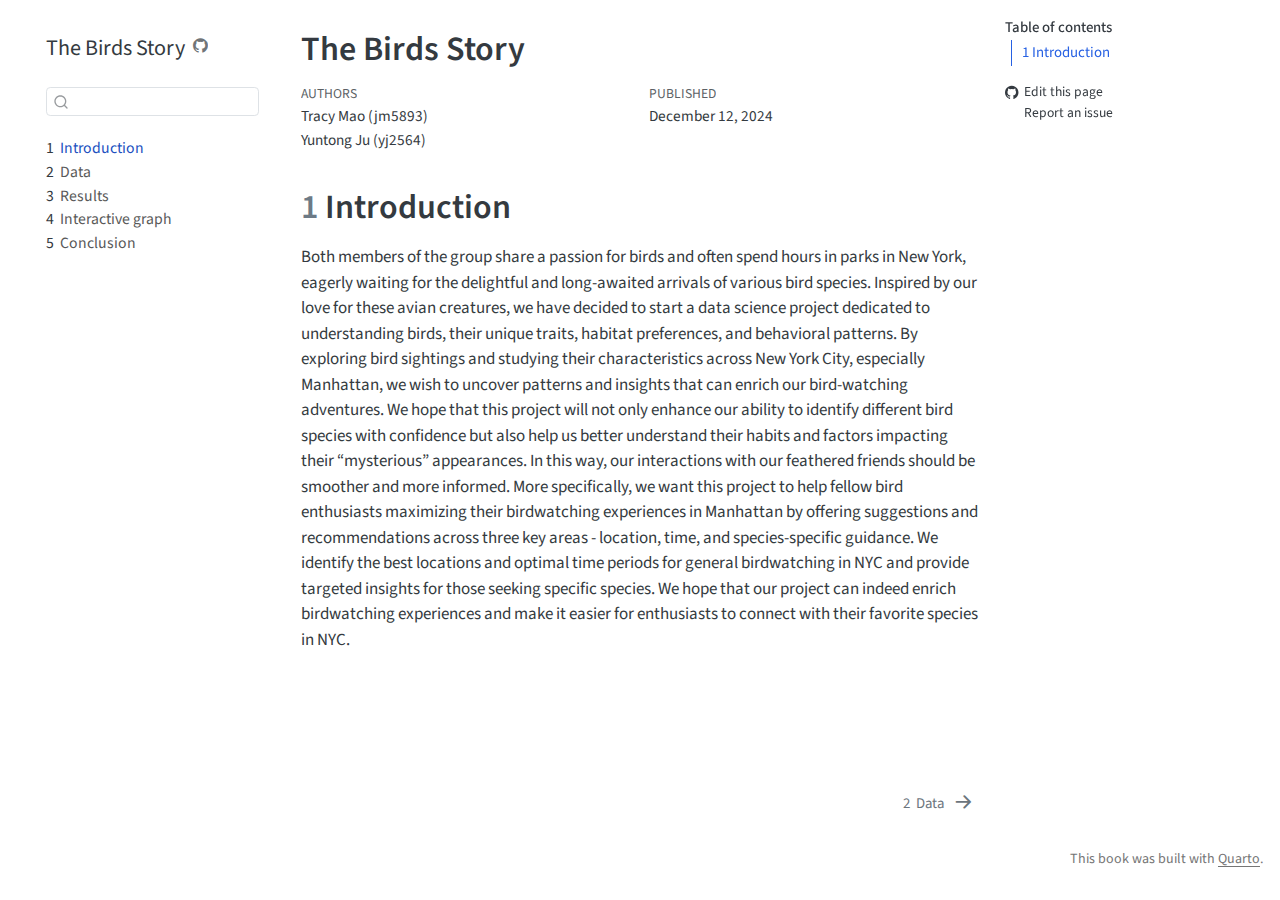
<file: docs/index.html>
<!DOCTYPE html>
<html xmlns="http://www.w3.org/1999/xhtml" lang="en" xml:lang="en"><head>

<meta charset="utf-8">
<meta name="generator" content="quarto-1.5.57">

<meta name="viewport" content="width=device-width, initial-scale=1.0, user-scalable=yes">

<meta name="author" content="Tracy Mao (jm5893)">
<meta name="author" content="Yuntong Ju (yj2564)">
<meta name="dcterms.date" content="2024-12-12">

<title>The Birds Story</title>
<style>
code{white-space: pre-wrap;}
span.smallcaps{font-variant: small-caps;}
div.columns{display: flex; gap: min(4vw, 1.5em);}
div.column{flex: auto; overflow-x: auto;}
div.hanging-indent{margin-left: 1.5em; text-indent: -1.5em;}
ul.task-list{list-style: none;}
ul.task-list li input[type="checkbox"] {
  width: 0.8em;
  margin: 0 0.8em 0.2em -1em; /* quarto-specific, see https://github.com/quarto-dev/quarto-cli/issues/4556 */ 
  vertical-align: middle;
}
</style>


<script src="site_libs/quarto-nav/quarto-nav.js"></script>
<script src="site_libs/quarto-nav/headroom.min.js"></script>
<script src="site_libs/clipboard/clipboard.min.js"></script>
<script src="site_libs/quarto-search/autocomplete.umd.js"></script>
<script src="site_libs/quarto-search/fuse.min.js"></script>
<script src="site_libs/quarto-search/quarto-search.js"></script>
<meta name="quarto:offset" content="./">
<link href="./data.html" rel="next">
<script src="site_libs/quarto-html/quarto.js"></script>
<script src="site_libs/quarto-html/popper.min.js"></script>
<script src="site_libs/quarto-html/tippy.umd.min.js"></script>
<script src="site_libs/quarto-html/anchor.min.js"></script>
<link href="site_libs/quarto-html/tippy.css" rel="stylesheet">
<link href="site_libs/quarto-html/quarto-syntax-highlighting.css" rel="stylesheet" id="quarto-text-highlighting-styles">
<script src="site_libs/bootstrap/bootstrap.min.js"></script>
<link href="site_libs/bootstrap/bootstrap-icons.css" rel="stylesheet">
<link href="site_libs/bootstrap/bootstrap.min.css" rel="stylesheet" id="quarto-bootstrap" data-mode="light">
<script id="quarto-search-options" type="application/json">{
  "location": "sidebar",
  "copy-button": false,
  "collapse-after": 3,
  "panel-placement": "start",
  "type": "textbox",
  "limit": 50,
  "keyboard-shortcut": [
    "f",
    "/",
    "s"
  ],
  "show-item-context": false,
  "language": {
    "search-no-results-text": "No results",
    "search-matching-documents-text": "matching documents",
    "search-copy-link-title": "Copy link to search",
    "search-hide-matches-text": "Hide additional matches",
    "search-more-match-text": "more match in this document",
    "search-more-matches-text": "more matches in this document",
    "search-clear-button-title": "Clear",
    "search-text-placeholder": "",
    "search-detached-cancel-button-title": "Cancel",
    "search-submit-button-title": "Submit",
    "search-label": "Search"
  }
}</script>


</head>

<body class="nav-sidebar floating">

<div id="quarto-search-results"></div>
  <header id="quarto-header" class="headroom fixed-top">
  <nav class="quarto-secondary-nav">
    <div class="container-fluid d-flex">
      <button type="button" class="quarto-btn-toggle btn" data-bs-toggle="collapse" role="button" data-bs-target=".quarto-sidebar-collapse-item" aria-controls="quarto-sidebar" aria-expanded="false" aria-label="Toggle sidebar navigation" onclick="if (window.quartoToggleHeadroom) { window.quartoToggleHeadroom(); }">
        <i class="bi bi-layout-text-sidebar-reverse"></i>
      </button>
        <nav class="quarto-page-breadcrumbs" aria-label="breadcrumb"><ol class="breadcrumb"><li class="breadcrumb-item"><a href="./index.html"><span class="chapter-number">1</span>&nbsp; <span class="chapter-title">Introduction</span></a></li></ol></nav>
        <a class="flex-grow-1" role="navigation" data-bs-toggle="collapse" data-bs-target=".quarto-sidebar-collapse-item" aria-controls="quarto-sidebar" aria-expanded="false" aria-label="Toggle sidebar navigation" onclick="if (window.quartoToggleHeadroom) { window.quartoToggleHeadroom(); }">      
        </a>
      <button type="button" class="btn quarto-search-button" aria-label="Search" onclick="window.quartoOpenSearch();">
        <i class="bi bi-search"></i>
      </button>
    </div>
  </nav>
</header>
<!-- content -->
<div id="quarto-content" class="quarto-container page-columns page-rows-contents page-layout-article">
<!-- sidebar -->
  <nav id="quarto-sidebar" class="sidebar collapse collapse-horizontal quarto-sidebar-collapse-item sidebar-navigation floating overflow-auto">
    <div class="pt-lg-2 mt-2 text-left sidebar-header">
    <div class="sidebar-title mb-0 py-0">
      <a href="./">The Birds Story</a> 
        <div class="sidebar-tools-main">
    <a href="https://github.com/tracymao906/The_Birds_Story" title="Source Code" class="quarto-navigation-tool px-1" aria-label="Source Code"><i class="bi bi-github"></i></a>
</div>
    </div>
      </div>
        <div class="mt-2 flex-shrink-0 align-items-center">
        <div class="sidebar-search">
        <div id="quarto-search" class="" title="Search"></div>
        </div>
        </div>
    <div class="sidebar-menu-container"> 
    <ul class="list-unstyled mt-1">
        <li class="sidebar-item">
  <div class="sidebar-item-container"> 
  <a href="./index.html" class="sidebar-item-text sidebar-link active">
 <span class="menu-text"><span class="chapter-number">1</span>&nbsp; <span class="chapter-title">Introduction</span></span></a>
  </div>
</li>
        <li class="sidebar-item">
  <div class="sidebar-item-container"> 
  <a href="./data.html" class="sidebar-item-text sidebar-link">
 <span class="menu-text"><span class="chapter-number">2</span>&nbsp; <span class="chapter-title">Data</span></span></a>
  </div>
</li>
        <li class="sidebar-item">
  <div class="sidebar-item-container"> 
  <a href="./results.html" class="sidebar-item-text sidebar-link">
 <span class="menu-text"><span class="chapter-number">3</span>&nbsp; <span class="chapter-title">Results</span></span></a>
  </div>
</li>
        <li class="sidebar-item">
  <div class="sidebar-item-container"> 
  <a href="./d3graph.html" class="sidebar-item-text sidebar-link">
 <span class="menu-text"><span class="chapter-number">4</span>&nbsp; <span class="chapter-title">Interactive graph</span></span></a>
  </div>
</li>
        <li class="sidebar-item">
  <div class="sidebar-item-container"> 
  <a href="./conclusion.html" class="sidebar-item-text sidebar-link">
 <span class="menu-text"><span class="chapter-number">5</span>&nbsp; <span class="chapter-title">Conclusion</span></span></a>
  </div>
</li>
    </ul>
    </div>
</nav>
<div id="quarto-sidebar-glass" class="quarto-sidebar-collapse-item" data-bs-toggle="collapse" data-bs-target=".quarto-sidebar-collapse-item"></div>
<!-- margin-sidebar -->
    <div id="quarto-margin-sidebar" class="sidebar margin-sidebar">
        <nav id="TOC" role="doc-toc" class="toc-active">
    <h2 id="toc-title">Table of contents</h2>
   
  <ul>
  <li><a href="#introduction" id="toc-introduction" class="nav-link active" data-scroll-target="#introduction"><span class="header-section-number">1</span> Introduction</a></li>
  </ul>
<div class="toc-actions"><ul><li><a href="https://github.com/tracymao906/The_Birds_Story/edit/main/index.qmd" class="toc-action"><i class="bi bi-github"></i>Edit this page</a></li><li><a href="https://github.com/tracymao906/The_Birds_Story/issues/new" class="toc-action"><i class="bi empty"></i>Report an issue</a></li></ul></div></nav>
    </div>
<!-- main -->
<main class="content" id="quarto-document-content">

<header id="title-block-header" class="quarto-title-block default">
<div class="quarto-title">
<h1 class="title">The Birds Story</h1>
</div>



<div class="quarto-title-meta">

    <div>
    <div class="quarto-title-meta-heading">Authors</div>
    <div class="quarto-title-meta-contents">
             <p>Tracy Mao (jm5893) </p>
             <p>Yuntong Ju (yj2564) </p>
          </div>
  </div>
    
    <div>
    <div class="quarto-title-meta-heading">Published</div>
    <div class="quarto-title-meta-contents">
      <p class="date">December 12, 2024</p>
    </div>
  </div>
  
    
  </div>
  


</header>


<section id="introduction" class="level1" data-number="1">
<h1 data-number="1"><span class="header-section-number">1</span> Introduction</h1>
<p>Both members of the group share a passion for birds and often spend hours in parks in New York, eagerly waiting for the delightful and long-awaited arrivals of various bird species. Inspired by our love for these avian creatures, we have decided to start a data science project dedicated to understanding birds, their unique traits, habitat preferences, and behavioral patterns. By exploring bird sightings and studying their characteristics across New York City, especially Manhattan, we wish to uncover patterns and insights that can enrich our bird-watching adventures. We hope that this project will not only enhance our ability to identify different bird species with confidence but also help us better understand their habits and factors impacting their “mysterious” appearances. In this way, our interactions with our feathered friends should be smoother and more informed. More specifically, we want this project to help fellow bird enthusiasts maximizing their birdwatching experiences in Manhattan by offering suggestions and recommendations across three key areas - location, time, and species-specific guidance. We identify the best locations and optimal time periods for general birdwatching in NYC and provide targeted insights for those seeking specific species. We hope that our project can indeed enrich birdwatching experiences and make it easier for enthusiasts to connect with their favorite species in NYC.</p>


</section>

</main> <!-- /main -->
<script id="quarto-html-after-body" type="application/javascript">
window.document.addEventListener("DOMContentLoaded", function (event) {
  const toggleBodyColorMode = (bsSheetEl) => {
    const mode = bsSheetEl.getAttribute("data-mode");
    const bodyEl = window.document.querySelector("body");
    if (mode === "dark") {
      bodyEl.classList.add("quarto-dark");
      bodyEl.classList.remove("quarto-light");
    } else {
      bodyEl.classList.add("quarto-light");
      bodyEl.classList.remove("quarto-dark");
    }
  }
  const toggleBodyColorPrimary = () => {
    const bsSheetEl = window.document.querySelector("link#quarto-bootstrap");
    if (bsSheetEl) {
      toggleBodyColorMode(bsSheetEl);
    }
  }
  toggleBodyColorPrimary();  
  const icon = "";
  const anchorJS = new window.AnchorJS();
  anchorJS.options = {
    placement: 'right',
    icon: icon
  };
  anchorJS.add('.anchored');
  const isCodeAnnotation = (el) => {
    for (const clz of el.classList) {
      if (clz.startsWith('code-annotation-')) {                     
        return true;
      }
    }
    return false;
  }
  const onCopySuccess = function(e) {
    // button target
    const button = e.trigger;
    // don't keep focus
    button.blur();
    // flash "checked"
    button.classList.add('code-copy-button-checked');
    var currentTitle = button.getAttribute("title");
    button.setAttribute("title", "Copied!");
    let tooltip;
    if (window.bootstrap) {
      button.setAttribute("data-bs-toggle", "tooltip");
      button.setAttribute("data-bs-placement", "left");
      button.setAttribute("data-bs-title", "Copied!");
      tooltip = new bootstrap.Tooltip(button, 
        { trigger: "manual", 
          customClass: "code-copy-button-tooltip",
          offset: [0, -8]});
      tooltip.show();    
    }
    setTimeout(function() {
      if (tooltip) {
        tooltip.hide();
        button.removeAttribute("data-bs-title");
        button.removeAttribute("data-bs-toggle");
        button.removeAttribute("data-bs-placement");
      }
      button.setAttribute("title", currentTitle);
      button.classList.remove('code-copy-button-checked');
    }, 1000);
    // clear code selection
    e.clearSelection();
  }
  const getTextToCopy = function(trigger) {
      const codeEl = trigger.previousElementSibling.cloneNode(true);
      for (const childEl of codeEl.children) {
        if (isCodeAnnotation(childEl)) {
          childEl.remove();
        }
      }
      return codeEl.innerText;
  }
  const clipboard = new window.ClipboardJS('.code-copy-button:not([data-in-quarto-modal])', {
    text: getTextToCopy
  });
  clipboard.on('success', onCopySuccess);
  if (window.document.getElementById('quarto-embedded-source-code-modal')) {
    // For code content inside modals, clipBoardJS needs to be initialized with a container option
    // TODO: Check when it could be a function (https://github.com/zenorocha/clipboard.js/issues/860)
    const clipboardModal = new window.ClipboardJS('.code-copy-button[data-in-quarto-modal]', {
      text: getTextToCopy,
      container: window.document.getElementById('quarto-embedded-source-code-modal')
    });
    clipboardModal.on('success', onCopySuccess);
  }
    var localhostRegex = new RegExp(/^(?:http|https):\/\/localhost\:?[0-9]*\//);
    var mailtoRegex = new RegExp(/^mailto:/);
      var filterRegex = new RegExp('/' + window.location.host + '/');
    var isInternal = (href) => {
        return filterRegex.test(href) || localhostRegex.test(href) || mailtoRegex.test(href);
    }
    // Inspect non-navigation links and adorn them if external
 	var links = window.document.querySelectorAll('a[href]:not(.nav-link):not(.navbar-brand):not(.toc-action):not(.sidebar-link):not(.sidebar-item-toggle):not(.pagination-link):not(.no-external):not([aria-hidden]):not(.dropdown-item):not(.quarto-navigation-tool):not(.about-link)');
    for (var i=0; i<links.length; i++) {
      const link = links[i];
      if (!isInternal(link.href)) {
        // undo the damage that might have been done by quarto-nav.js in the case of
        // links that we want to consider external
        if (link.dataset.originalHref !== undefined) {
          link.href = link.dataset.originalHref;
        }
      }
    }
  function tippyHover(el, contentFn, onTriggerFn, onUntriggerFn) {
    const config = {
      allowHTML: true,
      maxWidth: 500,
      delay: 100,
      arrow: false,
      appendTo: function(el) {
          return el.parentElement;
      },
      interactive: true,
      interactiveBorder: 10,
      theme: 'quarto',
      placement: 'bottom-start',
    };
    if (contentFn) {
      config.content = contentFn;
    }
    if (onTriggerFn) {
      config.onTrigger = onTriggerFn;
    }
    if (onUntriggerFn) {
      config.onUntrigger = onUntriggerFn;
    }
    window.tippy(el, config); 
  }
  const noterefs = window.document.querySelectorAll('a[role="doc-noteref"]');
  for (var i=0; i<noterefs.length; i++) {
    const ref = noterefs[i];
    tippyHover(ref, function() {
      // use id or data attribute instead here
      let href = ref.getAttribute('data-footnote-href') || ref.getAttribute('href');
      try { href = new URL(href).hash; } catch {}
      const id = href.replace(/^#\/?/, "");
      const note = window.document.getElementById(id);
      if (note) {
        return note.innerHTML;
      } else {
        return "";
      }
    });
  }
  const xrefs = window.document.querySelectorAll('a.quarto-xref');
  const processXRef = (id, note) => {
    // Strip column container classes
    const stripColumnClz = (el) => {
      el.classList.remove("page-full", "page-columns");
      if (el.children) {
        for (const child of el.children) {
          stripColumnClz(child);
        }
      }
    }
    stripColumnClz(note)
    if (id === null || id.startsWith('sec-')) {
      // Special case sections, only their first couple elements
      const container = document.createElement("div");
      if (note.children && note.children.length > 2) {
        container.appendChild(note.children[0].cloneNode(true));
        for (let i = 1; i < note.children.length; i++) {
          const child = note.children[i];
          if (child.tagName === "P" && child.innerText === "") {
            continue;
          } else {
            container.appendChild(child.cloneNode(true));
            break;
          }
        }
        if (window.Quarto?.typesetMath) {
          window.Quarto.typesetMath(container);
        }
        return container.innerHTML
      } else {
        if (window.Quarto?.typesetMath) {
          window.Quarto.typesetMath(note);
        }
        return note.innerHTML;
      }
    } else {
      // Remove any anchor links if they are present
      const anchorLink = note.querySelector('a.anchorjs-link');
      if (anchorLink) {
        anchorLink.remove();
      }
      if (window.Quarto?.typesetMath) {
        window.Quarto.typesetMath(note);
      }
      // TODO in 1.5, we should make sure this works without a callout special case
      if (note.classList.contains("callout")) {
        return note.outerHTML;
      } else {
        return note.innerHTML;
      }
    }
  }
  for (var i=0; i<xrefs.length; i++) {
    const xref = xrefs[i];
    tippyHover(xref, undefined, function(instance) {
      instance.disable();
      let url = xref.getAttribute('href');
      let hash = undefined; 
      if (url.startsWith('#')) {
        hash = url;
      } else {
        try { hash = new URL(url).hash; } catch {}
      }
      if (hash) {
        const id = hash.replace(/^#\/?/, "");
        const note = window.document.getElementById(id);
        if (note !== null) {
          try {
            const html = processXRef(id, note.cloneNode(true));
            instance.setContent(html);
          } finally {
            instance.enable();
            instance.show();
          }
        } else {
          // See if we can fetch this
          fetch(url.split('#')[0])
          .then(res => res.text())
          .then(html => {
            const parser = new DOMParser();
            const htmlDoc = parser.parseFromString(html, "text/html");
            const note = htmlDoc.getElementById(id);
            if (note !== null) {
              const html = processXRef(id, note);
              instance.setContent(html);
            } 
          }).finally(() => {
            instance.enable();
            instance.show();
          });
        }
      } else {
        // See if we can fetch a full url (with no hash to target)
        // This is a special case and we should probably do some content thinning / targeting
        fetch(url)
        .then(res => res.text())
        .then(html => {
          const parser = new DOMParser();
          const htmlDoc = parser.parseFromString(html, "text/html");
          const note = htmlDoc.querySelector('main.content');
          if (note !== null) {
            // This should only happen for chapter cross references
            // (since there is no id in the URL)
            // remove the first header
            if (note.children.length > 0 && note.children[0].tagName === "HEADER") {
              note.children[0].remove();
            }
            const html = processXRef(null, note);
            instance.setContent(html);
          } 
        }).finally(() => {
          instance.enable();
          instance.show();
        });
      }
    }, function(instance) {
    });
  }
      let selectedAnnoteEl;
      const selectorForAnnotation = ( cell, annotation) => {
        let cellAttr = 'data-code-cell="' + cell + '"';
        let lineAttr = 'data-code-annotation="' +  annotation + '"';
        const selector = 'span[' + cellAttr + '][' + lineAttr + ']';
        return selector;
      }
      const selectCodeLines = (annoteEl) => {
        const doc = window.document;
        const targetCell = annoteEl.getAttribute("data-target-cell");
        const targetAnnotation = annoteEl.getAttribute("data-target-annotation");
        const annoteSpan = window.document.querySelector(selectorForAnnotation(targetCell, targetAnnotation));
        const lines = annoteSpan.getAttribute("data-code-lines").split(",");
        const lineIds = lines.map((line) => {
          return targetCell + "-" + line;
        })
        let top = null;
        let height = null;
        let parent = null;
        if (lineIds.length > 0) {
            //compute the position of the single el (top and bottom and make a div)
            const el = window.document.getElementById(lineIds[0]);
            top = el.offsetTop;
            height = el.offsetHeight;
            parent = el.parentElement.parentElement;
          if (lineIds.length > 1) {
            const lastEl = window.document.getElementById(lineIds[lineIds.length - 1]);
            const bottom = lastEl.offsetTop + lastEl.offsetHeight;
            height = bottom - top;
          }
          if (top !== null && height !== null && parent !== null) {
            // cook up a div (if necessary) and position it 
            let div = window.document.getElementById("code-annotation-line-highlight");
            if (div === null) {
              div = window.document.createElement("div");
              div.setAttribute("id", "code-annotation-line-highlight");
              div.style.position = 'absolute';
              parent.appendChild(div);
            }
            div.style.top = top - 2 + "px";
            div.style.height = height + 4 + "px";
            div.style.left = 0;
            let gutterDiv = window.document.getElementById("code-annotation-line-highlight-gutter");
            if (gutterDiv === null) {
              gutterDiv = window.document.createElement("div");
              gutterDiv.setAttribute("id", "code-annotation-line-highlight-gutter");
              gutterDiv.style.position = 'absolute';
              const codeCell = window.document.getElementById(targetCell);
              const gutter = codeCell.querySelector('.code-annotation-gutter');
              gutter.appendChild(gutterDiv);
            }
            gutterDiv.style.top = top - 2 + "px";
            gutterDiv.style.height = height + 4 + "px";
          }
          selectedAnnoteEl = annoteEl;
        }
      };
      const unselectCodeLines = () => {
        const elementsIds = ["code-annotation-line-highlight", "code-annotation-line-highlight-gutter"];
        elementsIds.forEach((elId) => {
          const div = window.document.getElementById(elId);
          if (div) {
            div.remove();
          }
        });
        selectedAnnoteEl = undefined;
      };
        // Handle positioning of the toggle
    window.addEventListener(
      "resize",
      throttle(() => {
        elRect = undefined;
        if (selectedAnnoteEl) {
          selectCodeLines(selectedAnnoteEl);
        }
      }, 10)
    );
    function throttle(fn, ms) {
    let throttle = false;
    let timer;
      return (...args) => {
        if(!throttle) { // first call gets through
            fn.apply(this, args);
            throttle = true;
        } else { // all the others get throttled
            if(timer) clearTimeout(timer); // cancel #2
            timer = setTimeout(() => {
              fn.apply(this, args);
              timer = throttle = false;
            }, ms);
        }
      };
    }
      // Attach click handler to the DT
      const annoteDls = window.document.querySelectorAll('dt[data-target-cell]');
      for (const annoteDlNode of annoteDls) {
        annoteDlNode.addEventListener('click', (event) => {
          const clickedEl = event.target;
          if (clickedEl !== selectedAnnoteEl) {
            unselectCodeLines();
            const activeEl = window.document.querySelector('dt[data-target-cell].code-annotation-active');
            if (activeEl) {
              activeEl.classList.remove('code-annotation-active');
            }
            selectCodeLines(clickedEl);
            clickedEl.classList.add('code-annotation-active');
          } else {
            // Unselect the line
            unselectCodeLines();
            clickedEl.classList.remove('code-annotation-active');
          }
        });
      }
  const findCites = (el) => {
    const parentEl = el.parentElement;
    if (parentEl) {
      const cites = parentEl.dataset.cites;
      if (cites) {
        return {
          el,
          cites: cites.split(' ')
        };
      } else {
        return findCites(el.parentElement)
      }
    } else {
      return undefined;
    }
  };
  var bibliorefs = window.document.querySelectorAll('a[role="doc-biblioref"]');
  for (var i=0; i<bibliorefs.length; i++) {
    const ref = bibliorefs[i];
    const citeInfo = findCites(ref);
    if (citeInfo) {
      tippyHover(citeInfo.el, function() {
        var popup = window.document.createElement('div');
        citeInfo.cites.forEach(function(cite) {
          var citeDiv = window.document.createElement('div');
          citeDiv.classList.add('hanging-indent');
          citeDiv.classList.add('csl-entry');
          var biblioDiv = window.document.getElementById('ref-' + cite);
          if (biblioDiv) {
            citeDiv.innerHTML = biblioDiv.innerHTML;
          }
          popup.appendChild(citeDiv);
        });
        return popup.innerHTML;
      });
    }
  }
});
</script>
<nav class="page-navigation">
  <div class="nav-page nav-page-previous">
  </div>
  <div class="nav-page nav-page-next">
      <a href="./data.html" class="pagination-link" aria-label="Data">
        <span class="nav-page-text"><span class="chapter-number">2</span>&nbsp; <span class="chapter-title">Data</span></span> <i class="bi bi-arrow-right-short"></i>
      </a>
  </div>
</nav>
</div> <!-- /content -->
<footer class="footer">
  <div class="nav-footer">
    <div class="nav-footer-left">
      &nbsp;
    </div>   
    <div class="nav-footer-center">
      &nbsp;
    <div class="toc-actions d-sm-block d-md-none"><ul><li><a href="https://github.com/tracymao906/The_Birds_Story/edit/main/index.qmd" class="toc-action"><i class="bi bi-github"></i>Edit this page</a></li><li><a href="https://github.com/tracymao906/The_Birds_Story/issues/new" class="toc-action"><i class="bi empty"></i>Report an issue</a></li></ul></div></div>
    <div class="nav-footer-right">
<p>This book was built with <a href="https://quarto.org/">Quarto</a>.</p>
</div>
  </div>
</footer>




</body></html>
</file>
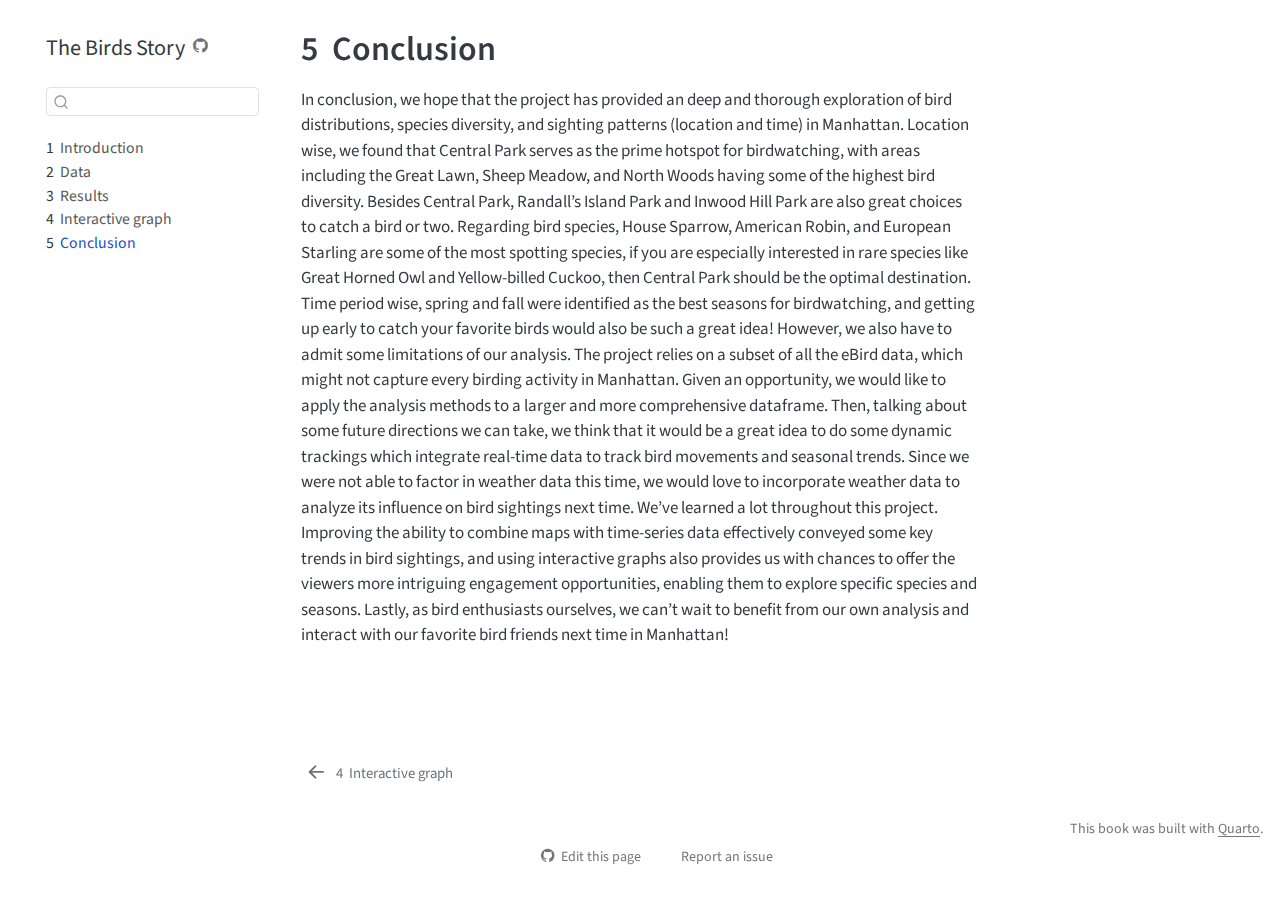
<file: docs/conclusion.html>
<!DOCTYPE html>
<html xmlns="http://www.w3.org/1999/xhtml" lang="en" xml:lang="en"><head>

<meta charset="utf-8">
<meta name="generator" content="quarto-1.5.57">

<meta name="viewport" content="width=device-width, initial-scale=1.0, user-scalable=yes">


<title>5&nbsp; Conclusion – The Birds Story</title>
<style>
code{white-space: pre-wrap;}
span.smallcaps{font-variant: small-caps;}
div.columns{display: flex; gap: min(4vw, 1.5em);}
div.column{flex: auto; overflow-x: auto;}
div.hanging-indent{margin-left: 1.5em; text-indent: -1.5em;}
ul.task-list{list-style: none;}
ul.task-list li input[type="checkbox"] {
  width: 0.8em;
  margin: 0 0.8em 0.2em -1em; /* quarto-specific, see https://github.com/quarto-dev/quarto-cli/issues/4556 */ 
  vertical-align: middle;
}
</style>


<script src="site_libs/quarto-nav/quarto-nav.js"></script>
<script src="site_libs/quarto-nav/headroom.min.js"></script>
<script src="site_libs/clipboard/clipboard.min.js"></script>
<script src="site_libs/quarto-search/autocomplete.umd.js"></script>
<script src="site_libs/quarto-search/fuse.min.js"></script>
<script src="site_libs/quarto-search/quarto-search.js"></script>
<meta name="quarto:offset" content="./">
<link href="./d3graph.html" rel="prev">
<script src="site_libs/quarto-html/quarto.js"></script>
<script src="site_libs/quarto-html/popper.min.js"></script>
<script src="site_libs/quarto-html/tippy.umd.min.js"></script>
<script src="site_libs/quarto-html/anchor.min.js"></script>
<link href="site_libs/quarto-html/tippy.css" rel="stylesheet">
<link href="site_libs/quarto-html/quarto-syntax-highlighting.css" rel="stylesheet" id="quarto-text-highlighting-styles">
<script src="site_libs/bootstrap/bootstrap.min.js"></script>
<link href="site_libs/bootstrap/bootstrap-icons.css" rel="stylesheet">
<link href="site_libs/bootstrap/bootstrap.min.css" rel="stylesheet" id="quarto-bootstrap" data-mode="light">
<script id="quarto-search-options" type="application/json">{
  "location": "sidebar",
  "copy-button": false,
  "collapse-after": 3,
  "panel-placement": "start",
  "type": "textbox",
  "limit": 50,
  "keyboard-shortcut": [
    "f",
    "/",
    "s"
  ],
  "show-item-context": false,
  "language": {
    "search-no-results-text": "No results",
    "search-matching-documents-text": "matching documents",
    "search-copy-link-title": "Copy link to search",
    "search-hide-matches-text": "Hide additional matches",
    "search-more-match-text": "more match in this document",
    "search-more-matches-text": "more matches in this document",
    "search-clear-button-title": "Clear",
    "search-text-placeholder": "",
    "search-detached-cancel-button-title": "Cancel",
    "search-submit-button-title": "Submit",
    "search-label": "Search"
  }
}</script>


</head>

<body class="nav-sidebar floating">

<div id="quarto-search-results"></div>
  <header id="quarto-header" class="headroom fixed-top">
  <nav class="quarto-secondary-nav">
    <div class="container-fluid d-flex">
      <button type="button" class="quarto-btn-toggle btn" data-bs-toggle="collapse" role="button" data-bs-target=".quarto-sidebar-collapse-item" aria-controls="quarto-sidebar" aria-expanded="false" aria-label="Toggle sidebar navigation" onclick="if (window.quartoToggleHeadroom) { window.quartoToggleHeadroom(); }">
        <i class="bi bi-layout-text-sidebar-reverse"></i>
      </button>
        <nav class="quarto-page-breadcrumbs" aria-label="breadcrumb"><ol class="breadcrumb"><li class="breadcrumb-item"><a href="./conclusion.html"><span class="chapter-number">5</span>&nbsp; <span class="chapter-title">Conclusion</span></a></li></ol></nav>
        <a class="flex-grow-1" role="navigation" data-bs-toggle="collapse" data-bs-target=".quarto-sidebar-collapse-item" aria-controls="quarto-sidebar" aria-expanded="false" aria-label="Toggle sidebar navigation" onclick="if (window.quartoToggleHeadroom) { window.quartoToggleHeadroom(); }">      
        </a>
      <button type="button" class="btn quarto-search-button" aria-label="Search" onclick="window.quartoOpenSearch();">
        <i class="bi bi-search"></i>
      </button>
    </div>
  </nav>
</header>
<!-- content -->
<div id="quarto-content" class="quarto-container page-columns page-rows-contents page-layout-article">
<!-- sidebar -->
  <nav id="quarto-sidebar" class="sidebar collapse collapse-horizontal quarto-sidebar-collapse-item sidebar-navigation floating overflow-auto">
    <div class="pt-lg-2 mt-2 text-left sidebar-header">
    <div class="sidebar-title mb-0 py-0">
      <a href="./">The Birds Story</a> 
        <div class="sidebar-tools-main">
    <a href="https://github.com/tracymao906/The_Birds_Story" title="Source Code" class="quarto-navigation-tool px-1" aria-label="Source Code"><i class="bi bi-github"></i></a>
</div>
    </div>
      </div>
        <div class="mt-2 flex-shrink-0 align-items-center">
        <div class="sidebar-search">
        <div id="quarto-search" class="" title="Search"></div>
        </div>
        </div>
    <div class="sidebar-menu-container"> 
    <ul class="list-unstyled mt-1">
        <li class="sidebar-item">
  <div class="sidebar-item-container"> 
  <a href="./index.html" class="sidebar-item-text sidebar-link">
 <span class="menu-text"><span class="chapter-number">1</span>&nbsp; <span class="chapter-title">Introduction</span></span></a>
  </div>
</li>
        <li class="sidebar-item">
  <div class="sidebar-item-container"> 
  <a href="./data.html" class="sidebar-item-text sidebar-link">
 <span class="menu-text"><span class="chapter-number">2</span>&nbsp; <span class="chapter-title">Data</span></span></a>
  </div>
</li>
        <li class="sidebar-item">
  <div class="sidebar-item-container"> 
  <a href="./results.html" class="sidebar-item-text sidebar-link">
 <span class="menu-text"><span class="chapter-number">3</span>&nbsp; <span class="chapter-title">Results</span></span></a>
  </div>
</li>
        <li class="sidebar-item">
  <div class="sidebar-item-container"> 
  <a href="./d3graph.html" class="sidebar-item-text sidebar-link">
 <span class="menu-text"><span class="chapter-number">4</span>&nbsp; <span class="chapter-title">Interactive graph</span></span></a>
  </div>
</li>
        <li class="sidebar-item">
  <div class="sidebar-item-container"> 
  <a href="./conclusion.html" class="sidebar-item-text sidebar-link active">
 <span class="menu-text"><span class="chapter-number">5</span>&nbsp; <span class="chapter-title">Conclusion</span></span></a>
  </div>
</li>
    </ul>
    </div>
</nav>
<div id="quarto-sidebar-glass" class="quarto-sidebar-collapse-item" data-bs-toggle="collapse" data-bs-target=".quarto-sidebar-collapse-item"></div>
<!-- margin-sidebar -->
    <div id="quarto-margin-sidebar" class="sidebar margin-sidebar zindex-bottom">
        
    </div>
<!-- main -->
<main class="content" id="quarto-document-content">

<header id="title-block-header" class="quarto-title-block default">
<div class="quarto-title">
<h1 class="title"><span class="chapter-number">5</span>&nbsp; <span class="chapter-title">Conclusion</span></h1>
</div>



<div class="quarto-title-meta">

    
  
    
  </div>
  


</header>


<p>In conclusion, we hope that the project has provided an deep and thorough exploration of bird distributions, species diversity, and sighting patterns (location and time) in Manhattan. Location wise, we found that Central Park serves as the prime hotspot for birdwatching, with areas including the Great Lawn, Sheep Meadow, and North Woods having some of the highest bird diversity. Besides Central Park, Randall’s Island Park and Inwood Hill Park are also great choices to catch a bird or two. Regarding bird species, House Sparrow, American Robin, and European Starling are some of the most spotting species, if you are especially interested in rare species like Great Horned Owl and Yellow-billed Cuckoo, then Central Park should be the optimal destination. Time period wise, spring and fall were identified as the best seasons for birdwatching, and getting up early to catch your favorite birds would also be such a great idea! However, we also have to admit some limitations of our analysis. The project relies on a subset of all the eBird data, which might not capture every birding activity in Manhattan. Given an opportunity, we would like to apply the analysis methods to a larger and more comprehensive dataframe. Then, talking about some future directions we can take, we think that it would be a great idea to do some dynamic trackings which integrate real-time data to track bird movements and seasonal trends. Since we were not able to factor in weather data this time, we would love to incorporate weather data to analyze its influence on bird sightings next time. We’ve learned a lot throughout this project. Improving the ability to combine maps with time-series data effectively conveyed some key trends in bird sightings, and using interactive graphs also provides us with chances to offer the viewers more intriguing engagement opportunities, enabling them to explore specific species and seasons. Lastly, as bird enthusiasts ourselves, we can’t wait to benefit from our own analysis and interact with our favorite bird friends next time in Manhattan!</p>



</main> <!-- /main -->
<script id="quarto-html-after-body" type="application/javascript">
window.document.addEventListener("DOMContentLoaded", function (event) {
  const toggleBodyColorMode = (bsSheetEl) => {
    const mode = bsSheetEl.getAttribute("data-mode");
    const bodyEl = window.document.querySelector("body");
    if (mode === "dark") {
      bodyEl.classList.add("quarto-dark");
      bodyEl.classList.remove("quarto-light");
    } else {
      bodyEl.classList.add("quarto-light");
      bodyEl.classList.remove("quarto-dark");
    }
  }
  const toggleBodyColorPrimary = () => {
    const bsSheetEl = window.document.querySelector("link#quarto-bootstrap");
    if (bsSheetEl) {
      toggleBodyColorMode(bsSheetEl);
    }
  }
  toggleBodyColorPrimary();  
  const icon = "";
  const anchorJS = new window.AnchorJS();
  anchorJS.options = {
    placement: 'right',
    icon: icon
  };
  anchorJS.add('.anchored');
  const isCodeAnnotation = (el) => {
    for (const clz of el.classList) {
      if (clz.startsWith('code-annotation-')) {                     
        return true;
      }
    }
    return false;
  }
  const onCopySuccess = function(e) {
    // button target
    const button = e.trigger;
    // don't keep focus
    button.blur();
    // flash "checked"
    button.classList.add('code-copy-button-checked');
    var currentTitle = button.getAttribute("title");
    button.setAttribute("title", "Copied!");
    let tooltip;
    if (window.bootstrap) {
      button.setAttribute("data-bs-toggle", "tooltip");
      button.setAttribute("data-bs-placement", "left");
      button.setAttribute("data-bs-title", "Copied!");
      tooltip = new bootstrap.Tooltip(button, 
        { trigger: "manual", 
          customClass: "code-copy-button-tooltip",
          offset: [0, -8]});
      tooltip.show();    
    }
    setTimeout(function() {
      if (tooltip) {
        tooltip.hide();
        button.removeAttribute("data-bs-title");
        button.removeAttribute("data-bs-toggle");
        button.removeAttribute("data-bs-placement");
      }
      button.setAttribute("title", currentTitle);
      button.classList.remove('code-copy-button-checked');
    }, 1000);
    // clear code selection
    e.clearSelection();
  }
  const getTextToCopy = function(trigger) {
      const codeEl = trigger.previousElementSibling.cloneNode(true);
      for (const childEl of codeEl.children) {
        if (isCodeAnnotation(childEl)) {
          childEl.remove();
        }
      }
      return codeEl.innerText;
  }
  const clipboard = new window.ClipboardJS('.code-copy-button:not([data-in-quarto-modal])', {
    text: getTextToCopy
  });
  clipboard.on('success', onCopySuccess);
  if (window.document.getElementById('quarto-embedded-source-code-modal')) {
    // For code content inside modals, clipBoardJS needs to be initialized with a container option
    // TODO: Check when it could be a function (https://github.com/zenorocha/clipboard.js/issues/860)
    const clipboardModal = new window.ClipboardJS('.code-copy-button[data-in-quarto-modal]', {
      text: getTextToCopy,
      container: window.document.getElementById('quarto-embedded-source-code-modal')
    });
    clipboardModal.on('success', onCopySuccess);
  }
    var localhostRegex = new RegExp(/^(?:http|https):\/\/localhost\:?[0-9]*\//);
    var mailtoRegex = new RegExp(/^mailto:/);
      var filterRegex = new RegExp('/' + window.location.host + '/');
    var isInternal = (href) => {
        return filterRegex.test(href) || localhostRegex.test(href) || mailtoRegex.test(href);
    }
    // Inspect non-navigation links and adorn them if external
 	var links = window.document.querySelectorAll('a[href]:not(.nav-link):not(.navbar-brand):not(.toc-action):not(.sidebar-link):not(.sidebar-item-toggle):not(.pagination-link):not(.no-external):not([aria-hidden]):not(.dropdown-item):not(.quarto-navigation-tool):not(.about-link)');
    for (var i=0; i<links.length; i++) {
      const link = links[i];
      if (!isInternal(link.href)) {
        // undo the damage that might have been done by quarto-nav.js in the case of
        // links that we want to consider external
        if (link.dataset.originalHref !== undefined) {
          link.href = link.dataset.originalHref;
        }
      }
    }
  function tippyHover(el, contentFn, onTriggerFn, onUntriggerFn) {
    const config = {
      allowHTML: true,
      maxWidth: 500,
      delay: 100,
      arrow: false,
      appendTo: function(el) {
          return el.parentElement;
      },
      interactive: true,
      interactiveBorder: 10,
      theme: 'quarto',
      placement: 'bottom-start',
    };
    if (contentFn) {
      config.content = contentFn;
    }
    if (onTriggerFn) {
      config.onTrigger = onTriggerFn;
    }
    if (onUntriggerFn) {
      config.onUntrigger = onUntriggerFn;
    }
    window.tippy(el, config); 
  }
  const noterefs = window.document.querySelectorAll('a[role="doc-noteref"]');
  for (var i=0; i<noterefs.length; i++) {
    const ref = noterefs[i];
    tippyHover(ref, function() {
      // use id or data attribute instead here
      let href = ref.getAttribute('data-footnote-href') || ref.getAttribute('href');
      try { href = new URL(href).hash; } catch {}
      const id = href.replace(/^#\/?/, "");
      const note = window.document.getElementById(id);
      if (note) {
        return note.innerHTML;
      } else {
        return "";
      }
    });
  }
  const xrefs = window.document.querySelectorAll('a.quarto-xref');
  const processXRef = (id, note) => {
    // Strip column container classes
    const stripColumnClz = (el) => {
      el.classList.remove("page-full", "page-columns");
      if (el.children) {
        for (const child of el.children) {
          stripColumnClz(child);
        }
      }
    }
    stripColumnClz(note)
    if (id === null || id.startsWith('sec-')) {
      // Special case sections, only their first couple elements
      const container = document.createElement("div");
      if (note.children && note.children.length > 2) {
        container.appendChild(note.children[0].cloneNode(true));
        for (let i = 1; i < note.children.length; i++) {
          const child = note.children[i];
          if (child.tagName === "P" && child.innerText === "") {
            continue;
          } else {
            container.appendChild(child.cloneNode(true));
            break;
          }
        }
        if (window.Quarto?.typesetMath) {
          window.Quarto.typesetMath(container);
        }
        return container.innerHTML
      } else {
        if (window.Quarto?.typesetMath) {
          window.Quarto.typesetMath(note);
        }
        return note.innerHTML;
      }
    } else {
      // Remove any anchor links if they are present
      const anchorLink = note.querySelector('a.anchorjs-link');
      if (anchorLink) {
        anchorLink.remove();
      }
      if (window.Quarto?.typesetMath) {
        window.Quarto.typesetMath(note);
      }
      // TODO in 1.5, we should make sure this works without a callout special case
      if (note.classList.contains("callout")) {
        return note.outerHTML;
      } else {
        return note.innerHTML;
      }
    }
  }
  for (var i=0; i<xrefs.length; i++) {
    const xref = xrefs[i];
    tippyHover(xref, undefined, function(instance) {
      instance.disable();
      let url = xref.getAttribute('href');
      let hash = undefined; 
      if (url.startsWith('#')) {
        hash = url;
      } else {
        try { hash = new URL(url).hash; } catch {}
      }
      if (hash) {
        const id = hash.replace(/^#\/?/, "");
        const note = window.document.getElementById(id);
        if (note !== null) {
          try {
            const html = processXRef(id, note.cloneNode(true));
            instance.setContent(html);
          } finally {
            instance.enable();
            instance.show();
          }
        } else {
          // See if we can fetch this
          fetch(url.split('#')[0])
          .then(res => res.text())
          .then(html => {
            const parser = new DOMParser();
            const htmlDoc = parser.parseFromString(html, "text/html");
            const note = htmlDoc.getElementById(id);
            if (note !== null) {
              const html = processXRef(id, note);
              instance.setContent(html);
            } 
          }).finally(() => {
            instance.enable();
            instance.show();
          });
        }
      } else {
        // See if we can fetch a full url (with no hash to target)
        // This is a special case and we should probably do some content thinning / targeting
        fetch(url)
        .then(res => res.text())
        .then(html => {
          const parser = new DOMParser();
          const htmlDoc = parser.parseFromString(html, "text/html");
          const note = htmlDoc.querySelector('main.content');
          if (note !== null) {
            // This should only happen for chapter cross references
            // (since there is no id in the URL)
            // remove the first header
            if (note.children.length > 0 && note.children[0].tagName === "HEADER") {
              note.children[0].remove();
            }
            const html = processXRef(null, note);
            instance.setContent(html);
          } 
        }).finally(() => {
          instance.enable();
          instance.show();
        });
      }
    }, function(instance) {
    });
  }
      let selectedAnnoteEl;
      const selectorForAnnotation = ( cell, annotation) => {
        let cellAttr = 'data-code-cell="' + cell + '"';
        let lineAttr = 'data-code-annotation="' +  annotation + '"';
        const selector = 'span[' + cellAttr + '][' + lineAttr + ']';
        return selector;
      }
      const selectCodeLines = (annoteEl) => {
        const doc = window.document;
        const targetCell = annoteEl.getAttribute("data-target-cell");
        const targetAnnotation = annoteEl.getAttribute("data-target-annotation");
        const annoteSpan = window.document.querySelector(selectorForAnnotation(targetCell, targetAnnotation));
        const lines = annoteSpan.getAttribute("data-code-lines").split(",");
        const lineIds = lines.map((line) => {
          return targetCell + "-" + line;
        })
        let top = null;
        let height = null;
        let parent = null;
        if (lineIds.length > 0) {
            //compute the position of the single el (top and bottom and make a div)
            const el = window.document.getElementById(lineIds[0]);
            top = el.offsetTop;
            height = el.offsetHeight;
            parent = el.parentElement.parentElement;
          if (lineIds.length > 1) {
            const lastEl = window.document.getElementById(lineIds[lineIds.length - 1]);
            const bottom = lastEl.offsetTop + lastEl.offsetHeight;
            height = bottom - top;
          }
          if (top !== null && height !== null && parent !== null) {
            // cook up a div (if necessary) and position it 
            let div = window.document.getElementById("code-annotation-line-highlight");
            if (div === null) {
              div = window.document.createElement("div");
              div.setAttribute("id", "code-annotation-line-highlight");
              div.style.position = 'absolute';
              parent.appendChild(div);
            }
            div.style.top = top - 2 + "px";
            div.style.height = height + 4 + "px";
            div.style.left = 0;
            let gutterDiv = window.document.getElementById("code-annotation-line-highlight-gutter");
            if (gutterDiv === null) {
              gutterDiv = window.document.createElement("div");
              gutterDiv.setAttribute("id", "code-annotation-line-highlight-gutter");
              gutterDiv.style.position = 'absolute';
              const codeCell = window.document.getElementById(targetCell);
              const gutter = codeCell.querySelector('.code-annotation-gutter');
              gutter.appendChild(gutterDiv);
            }
            gutterDiv.style.top = top - 2 + "px";
            gutterDiv.style.height = height + 4 + "px";
          }
          selectedAnnoteEl = annoteEl;
        }
      };
      const unselectCodeLines = () => {
        const elementsIds = ["code-annotation-line-highlight", "code-annotation-line-highlight-gutter"];
        elementsIds.forEach((elId) => {
          const div = window.document.getElementById(elId);
          if (div) {
            div.remove();
          }
        });
        selectedAnnoteEl = undefined;
      };
        // Handle positioning of the toggle
    window.addEventListener(
      "resize",
      throttle(() => {
        elRect = undefined;
        if (selectedAnnoteEl) {
          selectCodeLines(selectedAnnoteEl);
        }
      }, 10)
    );
    function throttle(fn, ms) {
    let throttle = false;
    let timer;
      return (...args) => {
        if(!throttle) { // first call gets through
            fn.apply(this, args);
            throttle = true;
        } else { // all the others get throttled
            if(timer) clearTimeout(timer); // cancel #2
            timer = setTimeout(() => {
              fn.apply(this, args);
              timer = throttle = false;
            }, ms);
        }
      };
    }
      // Attach click handler to the DT
      const annoteDls = window.document.querySelectorAll('dt[data-target-cell]');
      for (const annoteDlNode of annoteDls) {
        annoteDlNode.addEventListener('click', (event) => {
          const clickedEl = event.target;
          if (clickedEl !== selectedAnnoteEl) {
            unselectCodeLines();
            const activeEl = window.document.querySelector('dt[data-target-cell].code-annotation-active');
            if (activeEl) {
              activeEl.classList.remove('code-annotation-active');
            }
            selectCodeLines(clickedEl);
            clickedEl.classList.add('code-annotation-active');
          } else {
            // Unselect the line
            unselectCodeLines();
            clickedEl.classList.remove('code-annotation-active');
          }
        });
      }
  const findCites = (el) => {
    const parentEl = el.parentElement;
    if (parentEl) {
      const cites = parentEl.dataset.cites;
      if (cites) {
        return {
          el,
          cites: cites.split(' ')
        };
      } else {
        return findCites(el.parentElement)
      }
    } else {
      return undefined;
    }
  };
  var bibliorefs = window.document.querySelectorAll('a[role="doc-biblioref"]');
  for (var i=0; i<bibliorefs.length; i++) {
    const ref = bibliorefs[i];
    const citeInfo = findCites(ref);
    if (citeInfo) {
      tippyHover(citeInfo.el, function() {
        var popup = window.document.createElement('div');
        citeInfo.cites.forEach(function(cite) {
          var citeDiv = window.document.createElement('div');
          citeDiv.classList.add('hanging-indent');
          citeDiv.classList.add('csl-entry');
          var biblioDiv = window.document.getElementById('ref-' + cite);
          if (biblioDiv) {
            citeDiv.innerHTML = biblioDiv.innerHTML;
          }
          popup.appendChild(citeDiv);
        });
        return popup.innerHTML;
      });
    }
  }
});
</script>
<nav class="page-navigation">
  <div class="nav-page nav-page-previous">
      <a href="./d3graph.html" class="pagination-link" aria-label="Interactive graph">
        <i class="bi bi-arrow-left-short"></i> <span class="nav-page-text"><span class="chapter-number">4</span>&nbsp; <span class="chapter-title">Interactive graph</span></span>
      </a>          
  </div>
  <div class="nav-page nav-page-next">
  </div>
</nav>
</div> <!-- /content -->
<footer class="footer">
  <div class="nav-footer">
    <div class="nav-footer-left">
      &nbsp;
    </div>   
    <div class="nav-footer-center">
      &nbsp;
    <div class="toc-actions"><ul><li><a href="https://github.com/tracymao906/The_Birds_Story/edit/main/conclusion.qmd" class="toc-action"><i class="bi bi-github"></i>Edit this page</a></li><li><a href="https://github.com/tracymao906/The_Birds_Story/issues/new" class="toc-action"><i class="bi empty"></i>Report an issue</a></li></ul></div></div>
    <div class="nav-footer-right">
<p>This book was built with <a href="https://quarto.org/">Quarto</a>.</p>
</div>
  </div>
</footer>




</body></html>
</file>
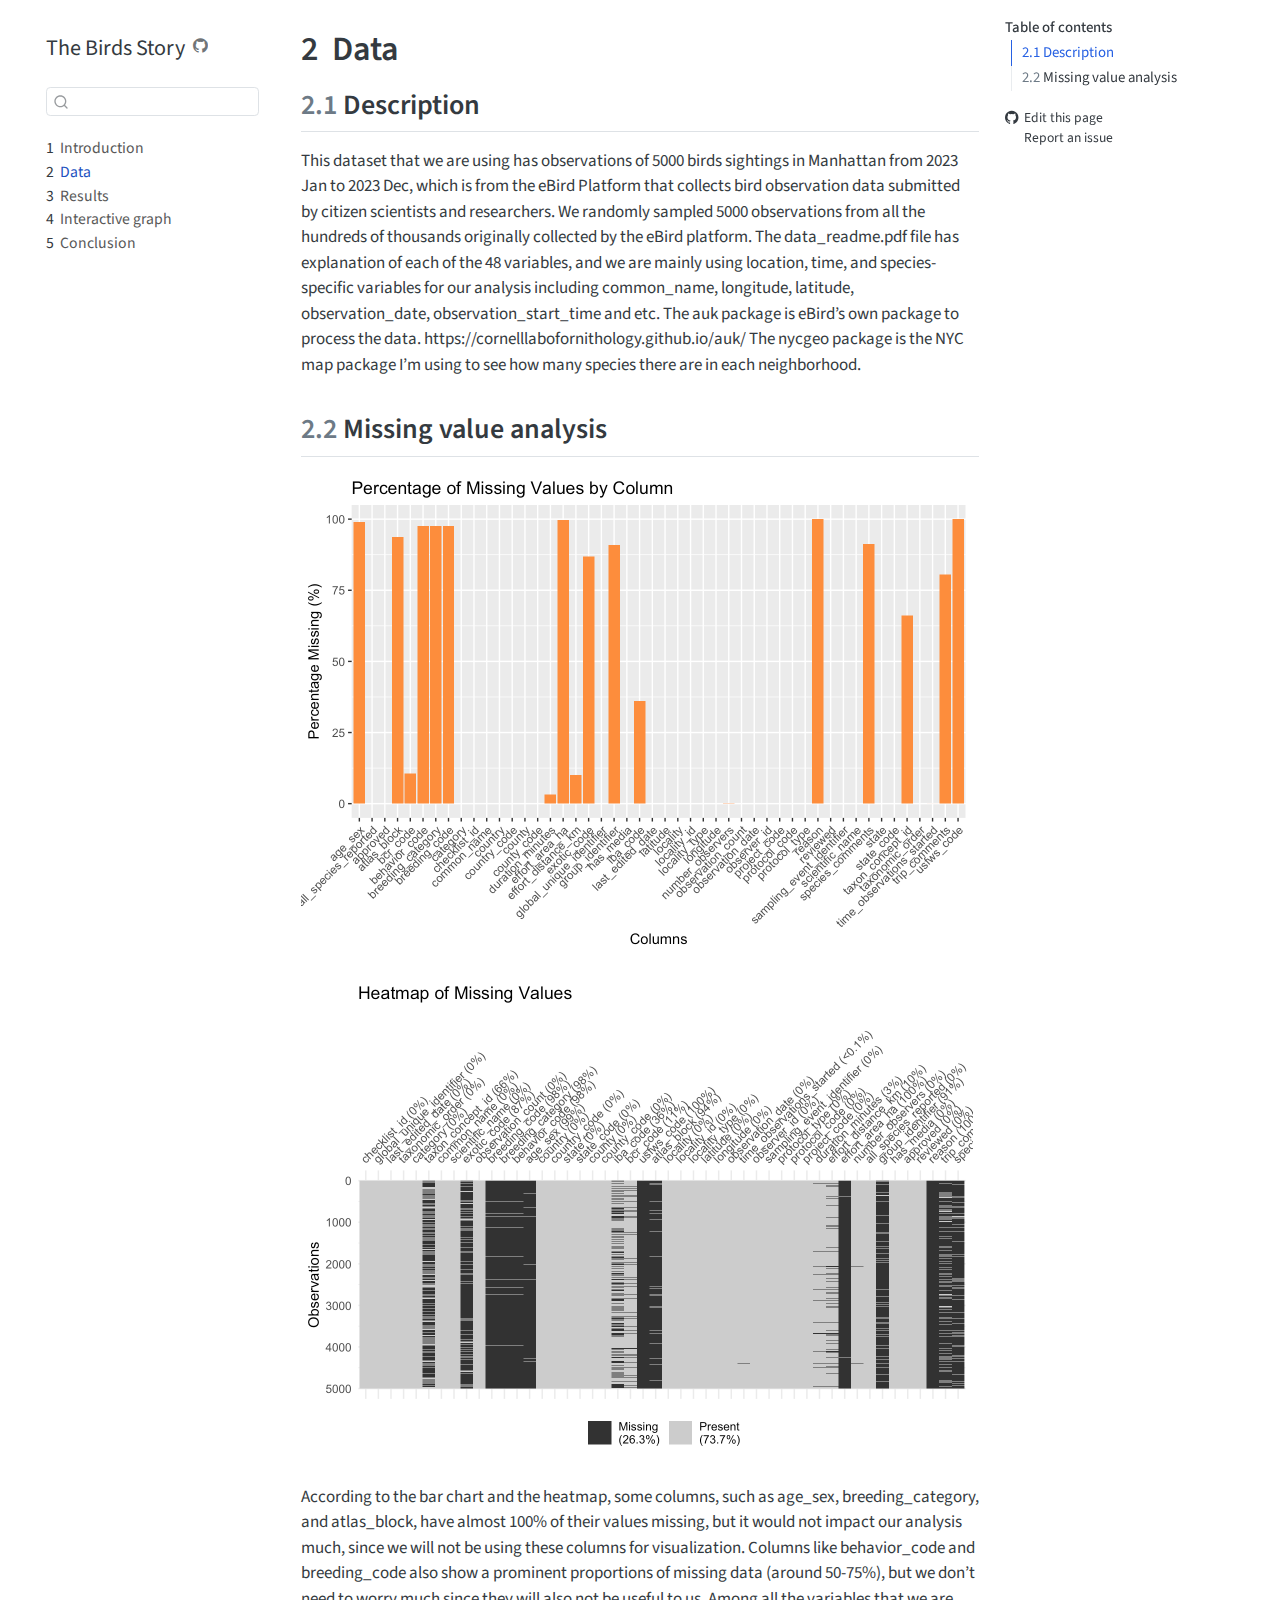
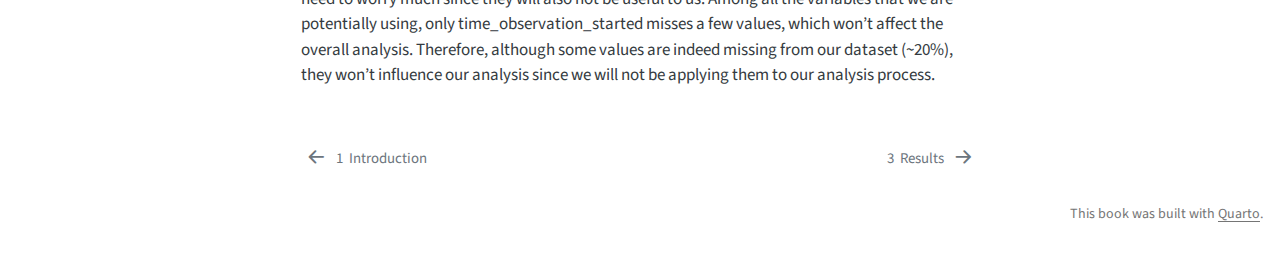
<file: docs/data.html>
<!DOCTYPE html>
<html xmlns="http://www.w3.org/1999/xhtml" lang="en" xml:lang="en"><head>

<meta charset="utf-8">
<meta name="generator" content="quarto-1.5.57">

<meta name="viewport" content="width=device-width, initial-scale=1.0, user-scalable=yes">


<title>2&nbsp; Data – The Birds Story</title>
<style>
code{white-space: pre-wrap;}
span.smallcaps{font-variant: small-caps;}
div.columns{display: flex; gap: min(4vw, 1.5em);}
div.column{flex: auto; overflow-x: auto;}
div.hanging-indent{margin-left: 1.5em; text-indent: -1.5em;}
ul.task-list{list-style: none;}
ul.task-list li input[type="checkbox"] {
  width: 0.8em;
  margin: 0 0.8em 0.2em -1em; /* quarto-specific, see https://github.com/quarto-dev/quarto-cli/issues/4556 */ 
  vertical-align: middle;
}
</style>


<script src="site_libs/quarto-nav/quarto-nav.js"></script>
<script src="site_libs/quarto-nav/headroom.min.js"></script>
<script src="site_libs/clipboard/clipboard.min.js"></script>
<script src="site_libs/quarto-search/autocomplete.umd.js"></script>
<script src="site_libs/quarto-search/fuse.min.js"></script>
<script src="site_libs/quarto-search/quarto-search.js"></script>
<meta name="quarto:offset" content="./">
<link href="./results.html" rel="next">
<link href="./index.html" rel="prev">
<script src="site_libs/quarto-html/quarto.js"></script>
<script src="site_libs/quarto-html/popper.min.js"></script>
<script src="site_libs/quarto-html/tippy.umd.min.js"></script>
<script src="site_libs/quarto-html/anchor.min.js"></script>
<link href="site_libs/quarto-html/tippy.css" rel="stylesheet">
<link href="site_libs/quarto-html/quarto-syntax-highlighting.css" rel="stylesheet" id="quarto-text-highlighting-styles">
<script src="site_libs/bootstrap/bootstrap.min.js"></script>
<link href="site_libs/bootstrap/bootstrap-icons.css" rel="stylesheet">
<link href="site_libs/bootstrap/bootstrap.min.css" rel="stylesheet" id="quarto-bootstrap" data-mode="light">
<script id="quarto-search-options" type="application/json">{
  "location": "sidebar",
  "copy-button": false,
  "collapse-after": 3,
  "panel-placement": "start",
  "type": "textbox",
  "limit": 50,
  "keyboard-shortcut": [
    "f",
    "/",
    "s"
  ],
  "show-item-context": false,
  "language": {
    "search-no-results-text": "No results",
    "search-matching-documents-text": "matching documents",
    "search-copy-link-title": "Copy link to search",
    "search-hide-matches-text": "Hide additional matches",
    "search-more-match-text": "more match in this document",
    "search-more-matches-text": "more matches in this document",
    "search-clear-button-title": "Clear",
    "search-text-placeholder": "",
    "search-detached-cancel-button-title": "Cancel",
    "search-submit-button-title": "Submit",
    "search-label": "Search"
  }
}</script>


</head>

<body class="nav-sidebar floating">

<div id="quarto-search-results"></div>
  <header id="quarto-header" class="headroom fixed-top">
  <nav class="quarto-secondary-nav">
    <div class="container-fluid d-flex">
      <button type="button" class="quarto-btn-toggle btn" data-bs-toggle="collapse" role="button" data-bs-target=".quarto-sidebar-collapse-item" aria-controls="quarto-sidebar" aria-expanded="false" aria-label="Toggle sidebar navigation" onclick="if (window.quartoToggleHeadroom) { window.quartoToggleHeadroom(); }">
        <i class="bi bi-layout-text-sidebar-reverse"></i>
      </button>
        <nav class="quarto-page-breadcrumbs" aria-label="breadcrumb"><ol class="breadcrumb"><li class="breadcrumb-item"><a href="./data.html"><span class="chapter-number">2</span>&nbsp; <span class="chapter-title">Data</span></a></li></ol></nav>
        <a class="flex-grow-1" role="navigation" data-bs-toggle="collapse" data-bs-target=".quarto-sidebar-collapse-item" aria-controls="quarto-sidebar" aria-expanded="false" aria-label="Toggle sidebar navigation" onclick="if (window.quartoToggleHeadroom) { window.quartoToggleHeadroom(); }">      
        </a>
      <button type="button" class="btn quarto-search-button" aria-label="Search" onclick="window.quartoOpenSearch();">
        <i class="bi bi-search"></i>
      </button>
    </div>
  </nav>
</header>
<!-- content -->
<div id="quarto-content" class="quarto-container page-columns page-rows-contents page-layout-article">
<!-- sidebar -->
  <nav id="quarto-sidebar" class="sidebar collapse collapse-horizontal quarto-sidebar-collapse-item sidebar-navigation floating overflow-auto">
    <div class="pt-lg-2 mt-2 text-left sidebar-header">
    <div class="sidebar-title mb-0 py-0">
      <a href="./">The Birds Story</a> 
        <div class="sidebar-tools-main">
    <a href="https://github.com/tracymao906/The_Birds_Story" title="Source Code" class="quarto-navigation-tool px-1" aria-label="Source Code"><i class="bi bi-github"></i></a>
</div>
    </div>
      </div>
        <div class="mt-2 flex-shrink-0 align-items-center">
        <div class="sidebar-search">
        <div id="quarto-search" class="" title="Search"></div>
        </div>
        </div>
    <div class="sidebar-menu-container"> 
    <ul class="list-unstyled mt-1">
        <li class="sidebar-item">
  <div class="sidebar-item-container"> 
  <a href="./index.html" class="sidebar-item-text sidebar-link">
 <span class="menu-text"><span class="chapter-number">1</span>&nbsp; <span class="chapter-title">Introduction</span></span></a>
  </div>
</li>
        <li class="sidebar-item">
  <div class="sidebar-item-container"> 
  <a href="./data.html" class="sidebar-item-text sidebar-link active">
 <span class="menu-text"><span class="chapter-number">2</span>&nbsp; <span class="chapter-title">Data</span></span></a>
  </div>
</li>
        <li class="sidebar-item">
  <div class="sidebar-item-container"> 
  <a href="./results.html" class="sidebar-item-text sidebar-link">
 <span class="menu-text"><span class="chapter-number">3</span>&nbsp; <span class="chapter-title">Results</span></span></a>
  </div>
</li>
        <li class="sidebar-item">
  <div class="sidebar-item-container"> 
  <a href="./d3graph.html" class="sidebar-item-text sidebar-link">
 <span class="menu-text"><span class="chapter-number">4</span>&nbsp; <span class="chapter-title">Interactive graph</span></span></a>
  </div>
</li>
        <li class="sidebar-item">
  <div class="sidebar-item-container"> 
  <a href="./conclusion.html" class="sidebar-item-text sidebar-link">
 <span class="menu-text"><span class="chapter-number">5</span>&nbsp; <span class="chapter-title">Conclusion</span></span></a>
  </div>
</li>
    </ul>
    </div>
</nav>
<div id="quarto-sidebar-glass" class="quarto-sidebar-collapse-item" data-bs-toggle="collapse" data-bs-target=".quarto-sidebar-collapse-item"></div>
<!-- margin-sidebar -->
    <div id="quarto-margin-sidebar" class="sidebar margin-sidebar">
        <nav id="TOC" role="doc-toc" class="toc-active">
    <h2 id="toc-title">Table of contents</h2>
   
  <ul>
  <li><a href="#description" id="toc-description" class="nav-link active" data-scroll-target="#description"><span class="header-section-number">2.1</span> Description</a></li>
  <li><a href="#missing-value-analysis" id="toc-missing-value-analysis" class="nav-link" data-scroll-target="#missing-value-analysis"><span class="header-section-number">2.2</span> Missing value analysis</a></li>
  </ul>
<div class="toc-actions"><ul><li><a href="https://github.com/tracymao906/The_Birds_Story/edit/main/data.qmd" class="toc-action"><i class="bi bi-github"></i>Edit this page</a></li><li><a href="https://github.com/tracymao906/The_Birds_Story/issues/new" class="toc-action"><i class="bi empty"></i>Report an issue</a></li></ul></div></nav>
    </div>
<!-- main -->
<main class="content" id="quarto-document-content">

<header id="title-block-header" class="quarto-title-block default">
<div class="quarto-title">
<h1 class="title"><span class="chapter-number">2</span>&nbsp; <span class="chapter-title">Data</span></h1>
</div>



<div class="quarto-title-meta">

    
  
    
  </div>
  


</header>


<section id="description" class="level2" data-number="2.1">
<h2 data-number="2.1" class="anchored" data-anchor-id="description"><span class="header-section-number">2.1</span> Description</h2>
<p>This dataset that we are using has observations of 5000 birds sightings in Manhattan from 2023 Jan to 2023 Dec, which is from the eBird Platform that collects bird observation data submitted by citizen scientists and researchers. We randomly sampled 5000 observations from all the hundreds of thousands originally collected by the eBird platform. The data_readme.pdf file has explanation of each of the 48 variables, and we are mainly using location, time, and species-specific variables for our analysis including common_name, longitude, latitude, observation_date, observation_start_time and etc. The auk package is eBird’s own package to process the data. https://cornelllabofornithology.github.io/auk/ The nycgeo package is the NYC map package I’m using to see how many species there are in each neighborhood.</p>
</section>
<section id="missing-value-analysis" class="level2" data-number="2.2">
<h2 data-number="2.2" class="anchored" data-anchor-id="missing-value-analysis"><span class="header-section-number">2.2</span> Missing value analysis</h2>
<div class="cell">
<div class="cell-output-display">
<div>
<figure class="figure">
<p><img src="data_files/figure-html/unnamed-chunk-7-1.png" class="img-fluid figure-img" width="672"></p>
</figure>
</div>
</div>
<div class="cell-output-display">
<div>
<figure class="figure">
<p><img src="data_files/figure-html/unnamed-chunk-7-2.png" class="img-fluid figure-img" width="672"></p>
</figure>
</div>
</div>
</div>
<p>According to the bar chart and the heatmap, some columns, such as age_sex, breeding_category, and atlas_block, have almost 100% of their values missing, but it would not impact our analysis much, since we will not be using these columns for visualization. Columns like behavior_code and breeding_code also show a prominent proportions of missing data (around 50-75%), but we don’t need to worry much since they will also not be useful to us. Among all the variables that we are potentially using, only time_observation_started misses a few values, which won’t affect the overall analysis. Therefore, although some values are indeed missing from our dataset (~20%), they won’t influence our analysis since we will not be applying them to our analysis process.</p>


</section>

</main> <!-- /main -->
<script id="quarto-html-after-body" type="application/javascript">
window.document.addEventListener("DOMContentLoaded", function (event) {
  const toggleBodyColorMode = (bsSheetEl) => {
    const mode = bsSheetEl.getAttribute("data-mode");
    const bodyEl = window.document.querySelector("body");
    if (mode === "dark") {
      bodyEl.classList.add("quarto-dark");
      bodyEl.classList.remove("quarto-light");
    } else {
      bodyEl.classList.add("quarto-light");
      bodyEl.classList.remove("quarto-dark");
    }
  }
  const toggleBodyColorPrimary = () => {
    const bsSheetEl = window.document.querySelector("link#quarto-bootstrap");
    if (bsSheetEl) {
      toggleBodyColorMode(bsSheetEl);
    }
  }
  toggleBodyColorPrimary();  
  const icon = "";
  const anchorJS = new window.AnchorJS();
  anchorJS.options = {
    placement: 'right',
    icon: icon
  };
  anchorJS.add('.anchored');
  const isCodeAnnotation = (el) => {
    for (const clz of el.classList) {
      if (clz.startsWith('code-annotation-')) {                     
        return true;
      }
    }
    return false;
  }
  const onCopySuccess = function(e) {
    // button target
    const button = e.trigger;
    // don't keep focus
    button.blur();
    // flash "checked"
    button.classList.add('code-copy-button-checked');
    var currentTitle = button.getAttribute("title");
    button.setAttribute("title", "Copied!");
    let tooltip;
    if (window.bootstrap) {
      button.setAttribute("data-bs-toggle", "tooltip");
      button.setAttribute("data-bs-placement", "left");
      button.setAttribute("data-bs-title", "Copied!");
      tooltip = new bootstrap.Tooltip(button, 
        { trigger: "manual", 
          customClass: "code-copy-button-tooltip",
          offset: [0, -8]});
      tooltip.show();    
    }
    setTimeout(function() {
      if (tooltip) {
        tooltip.hide();
        button.removeAttribute("data-bs-title");
        button.removeAttribute("data-bs-toggle");
        button.removeAttribute("data-bs-placement");
      }
      button.setAttribute("title", currentTitle);
      button.classList.remove('code-copy-button-checked');
    }, 1000);
    // clear code selection
    e.clearSelection();
  }
  const getTextToCopy = function(trigger) {
      const codeEl = trigger.previousElementSibling.cloneNode(true);
      for (const childEl of codeEl.children) {
        if (isCodeAnnotation(childEl)) {
          childEl.remove();
        }
      }
      return codeEl.innerText;
  }
  const clipboard = new window.ClipboardJS('.code-copy-button:not([data-in-quarto-modal])', {
    text: getTextToCopy
  });
  clipboard.on('success', onCopySuccess);
  if (window.document.getElementById('quarto-embedded-source-code-modal')) {
    // For code content inside modals, clipBoardJS needs to be initialized with a container option
    // TODO: Check when it could be a function (https://github.com/zenorocha/clipboard.js/issues/860)
    const clipboardModal = new window.ClipboardJS('.code-copy-button[data-in-quarto-modal]', {
      text: getTextToCopy,
      container: window.document.getElementById('quarto-embedded-source-code-modal')
    });
    clipboardModal.on('success', onCopySuccess);
  }
    var localhostRegex = new RegExp(/^(?:http|https):\/\/localhost\:?[0-9]*\//);
    var mailtoRegex = new RegExp(/^mailto:/);
      var filterRegex = new RegExp('/' + window.location.host + '/');
    var isInternal = (href) => {
        return filterRegex.test(href) || localhostRegex.test(href) || mailtoRegex.test(href);
    }
    // Inspect non-navigation links and adorn them if external
 	var links = window.document.querySelectorAll('a[href]:not(.nav-link):not(.navbar-brand):not(.toc-action):not(.sidebar-link):not(.sidebar-item-toggle):not(.pagination-link):not(.no-external):not([aria-hidden]):not(.dropdown-item):not(.quarto-navigation-tool):not(.about-link)');
    for (var i=0; i<links.length; i++) {
      const link = links[i];
      if (!isInternal(link.href)) {
        // undo the damage that might have been done by quarto-nav.js in the case of
        // links that we want to consider external
        if (link.dataset.originalHref !== undefined) {
          link.href = link.dataset.originalHref;
        }
      }
    }
  function tippyHover(el, contentFn, onTriggerFn, onUntriggerFn) {
    const config = {
      allowHTML: true,
      maxWidth: 500,
      delay: 100,
      arrow: false,
      appendTo: function(el) {
          return el.parentElement;
      },
      interactive: true,
      interactiveBorder: 10,
      theme: 'quarto',
      placement: 'bottom-start',
    };
    if (contentFn) {
      config.content = contentFn;
    }
    if (onTriggerFn) {
      config.onTrigger = onTriggerFn;
    }
    if (onUntriggerFn) {
      config.onUntrigger = onUntriggerFn;
    }
    window.tippy(el, config); 
  }
  const noterefs = window.document.querySelectorAll('a[role="doc-noteref"]');
  for (var i=0; i<noterefs.length; i++) {
    const ref = noterefs[i];
    tippyHover(ref, function() {
      // use id or data attribute instead here
      let href = ref.getAttribute('data-footnote-href') || ref.getAttribute('href');
      try { href = new URL(href).hash; } catch {}
      const id = href.replace(/^#\/?/, "");
      const note = window.document.getElementById(id);
      if (note) {
        return note.innerHTML;
      } else {
        return "";
      }
    });
  }
  const xrefs = window.document.querySelectorAll('a.quarto-xref');
  const processXRef = (id, note) => {
    // Strip column container classes
    const stripColumnClz = (el) => {
      el.classList.remove("page-full", "page-columns");
      if (el.children) {
        for (const child of el.children) {
          stripColumnClz(child);
        }
      }
    }
    stripColumnClz(note)
    if (id === null || id.startsWith('sec-')) {
      // Special case sections, only their first couple elements
      const container = document.createElement("div");
      if (note.children && note.children.length > 2) {
        container.appendChild(note.children[0].cloneNode(true));
        for (let i = 1; i < note.children.length; i++) {
          const child = note.children[i];
          if (child.tagName === "P" && child.innerText === "") {
            continue;
          } else {
            container.appendChild(child.cloneNode(true));
            break;
          }
        }
        if (window.Quarto?.typesetMath) {
          window.Quarto.typesetMath(container);
        }
        return container.innerHTML
      } else {
        if (window.Quarto?.typesetMath) {
          window.Quarto.typesetMath(note);
        }
        return note.innerHTML;
      }
    } else {
      // Remove any anchor links if they are present
      const anchorLink = note.querySelector('a.anchorjs-link');
      if (anchorLink) {
        anchorLink.remove();
      }
      if (window.Quarto?.typesetMath) {
        window.Quarto.typesetMath(note);
      }
      // TODO in 1.5, we should make sure this works without a callout special case
      if (note.classList.contains("callout")) {
        return note.outerHTML;
      } else {
        return note.innerHTML;
      }
    }
  }
  for (var i=0; i<xrefs.length; i++) {
    const xref = xrefs[i];
    tippyHover(xref, undefined, function(instance) {
      instance.disable();
      let url = xref.getAttribute('href');
      let hash = undefined; 
      if (url.startsWith('#')) {
        hash = url;
      } else {
        try { hash = new URL(url).hash; } catch {}
      }
      if (hash) {
        const id = hash.replace(/^#\/?/, "");
        const note = window.document.getElementById(id);
        if (note !== null) {
          try {
            const html = processXRef(id, note.cloneNode(true));
            instance.setContent(html);
          } finally {
            instance.enable();
            instance.show();
          }
        } else {
          // See if we can fetch this
          fetch(url.split('#')[0])
          .then(res => res.text())
          .then(html => {
            const parser = new DOMParser();
            const htmlDoc = parser.parseFromString(html, "text/html");
            const note = htmlDoc.getElementById(id);
            if (note !== null) {
              const html = processXRef(id, note);
              instance.setContent(html);
            } 
          }).finally(() => {
            instance.enable();
            instance.show();
          });
        }
      } else {
        // See if we can fetch a full url (with no hash to target)
        // This is a special case and we should probably do some content thinning / targeting
        fetch(url)
        .then(res => res.text())
        .then(html => {
          const parser = new DOMParser();
          const htmlDoc = parser.parseFromString(html, "text/html");
          const note = htmlDoc.querySelector('main.content');
          if (note !== null) {
            // This should only happen for chapter cross references
            // (since there is no id in the URL)
            // remove the first header
            if (note.children.length > 0 && note.children[0].tagName === "HEADER") {
              note.children[0].remove();
            }
            const html = processXRef(null, note);
            instance.setContent(html);
          } 
        }).finally(() => {
          instance.enable();
          instance.show();
        });
      }
    }, function(instance) {
    });
  }
      let selectedAnnoteEl;
      const selectorForAnnotation = ( cell, annotation) => {
        let cellAttr = 'data-code-cell="' + cell + '"';
        let lineAttr = 'data-code-annotation="' +  annotation + '"';
        const selector = 'span[' + cellAttr + '][' + lineAttr + ']';
        return selector;
      }
      const selectCodeLines = (annoteEl) => {
        const doc = window.document;
        const targetCell = annoteEl.getAttribute("data-target-cell");
        const targetAnnotation = annoteEl.getAttribute("data-target-annotation");
        const annoteSpan = window.document.querySelector(selectorForAnnotation(targetCell, targetAnnotation));
        const lines = annoteSpan.getAttribute("data-code-lines").split(",");
        const lineIds = lines.map((line) => {
          return targetCell + "-" + line;
        })
        let top = null;
        let height = null;
        let parent = null;
        if (lineIds.length > 0) {
            //compute the position of the single el (top and bottom and make a div)
            const el = window.document.getElementById(lineIds[0]);
            top = el.offsetTop;
            height = el.offsetHeight;
            parent = el.parentElement.parentElement;
          if (lineIds.length > 1) {
            const lastEl = window.document.getElementById(lineIds[lineIds.length - 1]);
            const bottom = lastEl.offsetTop + lastEl.offsetHeight;
            height = bottom - top;
          }
          if (top !== null && height !== null && parent !== null) {
            // cook up a div (if necessary) and position it 
            let div = window.document.getElementById("code-annotation-line-highlight");
            if (div === null) {
              div = window.document.createElement("div");
              div.setAttribute("id", "code-annotation-line-highlight");
              div.style.position = 'absolute';
              parent.appendChild(div);
            }
            div.style.top = top - 2 + "px";
            div.style.height = height + 4 + "px";
            div.style.left = 0;
            let gutterDiv = window.document.getElementById("code-annotation-line-highlight-gutter");
            if (gutterDiv === null) {
              gutterDiv = window.document.createElement("div");
              gutterDiv.setAttribute("id", "code-annotation-line-highlight-gutter");
              gutterDiv.style.position = 'absolute';
              const codeCell = window.document.getElementById(targetCell);
              const gutter = codeCell.querySelector('.code-annotation-gutter');
              gutter.appendChild(gutterDiv);
            }
            gutterDiv.style.top = top - 2 + "px";
            gutterDiv.style.height = height + 4 + "px";
          }
          selectedAnnoteEl = annoteEl;
        }
      };
      const unselectCodeLines = () => {
        const elementsIds = ["code-annotation-line-highlight", "code-annotation-line-highlight-gutter"];
        elementsIds.forEach((elId) => {
          const div = window.document.getElementById(elId);
          if (div) {
            div.remove();
          }
        });
        selectedAnnoteEl = undefined;
      };
        // Handle positioning of the toggle
    window.addEventListener(
      "resize",
      throttle(() => {
        elRect = undefined;
        if (selectedAnnoteEl) {
          selectCodeLines(selectedAnnoteEl);
        }
      }, 10)
    );
    function throttle(fn, ms) {
    let throttle = false;
    let timer;
      return (...args) => {
        if(!throttle) { // first call gets through
            fn.apply(this, args);
            throttle = true;
        } else { // all the others get throttled
            if(timer) clearTimeout(timer); // cancel #2
            timer = setTimeout(() => {
              fn.apply(this, args);
              timer = throttle = false;
            }, ms);
        }
      };
    }
      // Attach click handler to the DT
      const annoteDls = window.document.querySelectorAll('dt[data-target-cell]');
      for (const annoteDlNode of annoteDls) {
        annoteDlNode.addEventListener('click', (event) => {
          const clickedEl = event.target;
          if (clickedEl !== selectedAnnoteEl) {
            unselectCodeLines();
            const activeEl = window.document.querySelector('dt[data-target-cell].code-annotation-active');
            if (activeEl) {
              activeEl.classList.remove('code-annotation-active');
            }
            selectCodeLines(clickedEl);
            clickedEl.classList.add('code-annotation-active');
          } else {
            // Unselect the line
            unselectCodeLines();
            clickedEl.classList.remove('code-annotation-active');
          }
        });
      }
  const findCites = (el) => {
    const parentEl = el.parentElement;
    if (parentEl) {
      const cites = parentEl.dataset.cites;
      if (cites) {
        return {
          el,
          cites: cites.split(' ')
        };
      } else {
        return findCites(el.parentElement)
      }
    } else {
      return undefined;
    }
  };
  var bibliorefs = window.document.querySelectorAll('a[role="doc-biblioref"]');
  for (var i=0; i<bibliorefs.length; i++) {
    const ref = bibliorefs[i];
    const citeInfo = findCites(ref);
    if (citeInfo) {
      tippyHover(citeInfo.el, function() {
        var popup = window.document.createElement('div');
        citeInfo.cites.forEach(function(cite) {
          var citeDiv = window.document.createElement('div');
          citeDiv.classList.add('hanging-indent');
          citeDiv.classList.add('csl-entry');
          var biblioDiv = window.document.getElementById('ref-' + cite);
          if (biblioDiv) {
            citeDiv.innerHTML = biblioDiv.innerHTML;
          }
          popup.appendChild(citeDiv);
        });
        return popup.innerHTML;
      });
    }
  }
});
</script>
<nav class="page-navigation">
  <div class="nav-page nav-page-previous">
      <a href="./index.html" class="pagination-link" aria-label="Introduction">
        <i class="bi bi-arrow-left-short"></i> <span class="nav-page-text"><span class="chapter-number">1</span>&nbsp; <span class="chapter-title">Introduction</span></span>
      </a>          
  </div>
  <div class="nav-page nav-page-next">
      <a href="./results.html" class="pagination-link" aria-label="Results">
        <span class="nav-page-text"><span class="chapter-number">3</span>&nbsp; <span class="chapter-title">Results</span></span> <i class="bi bi-arrow-right-short"></i>
      </a>
  </div>
</nav>
</div> <!-- /content -->
<footer class="footer">
  <div class="nav-footer">
    <div class="nav-footer-left">
      &nbsp;
    </div>   
    <div class="nav-footer-center">
      &nbsp;
    <div class="toc-actions d-sm-block d-md-none"><ul><li><a href="https://github.com/tracymao906/The_Birds_Story/edit/main/data.qmd" class="toc-action"><i class="bi bi-github"></i>Edit this page</a></li><li><a href="https://github.com/tracymao906/The_Birds_Story/issues/new" class="toc-action"><i class="bi empty"></i>Report an issue</a></li></ul></div></div>
    <div class="nav-footer-right">
<p>This book was built with <a href="https://quarto.org/">Quarto</a>.</p>
</div>
  </div>
</footer>




</body></html>
</file>
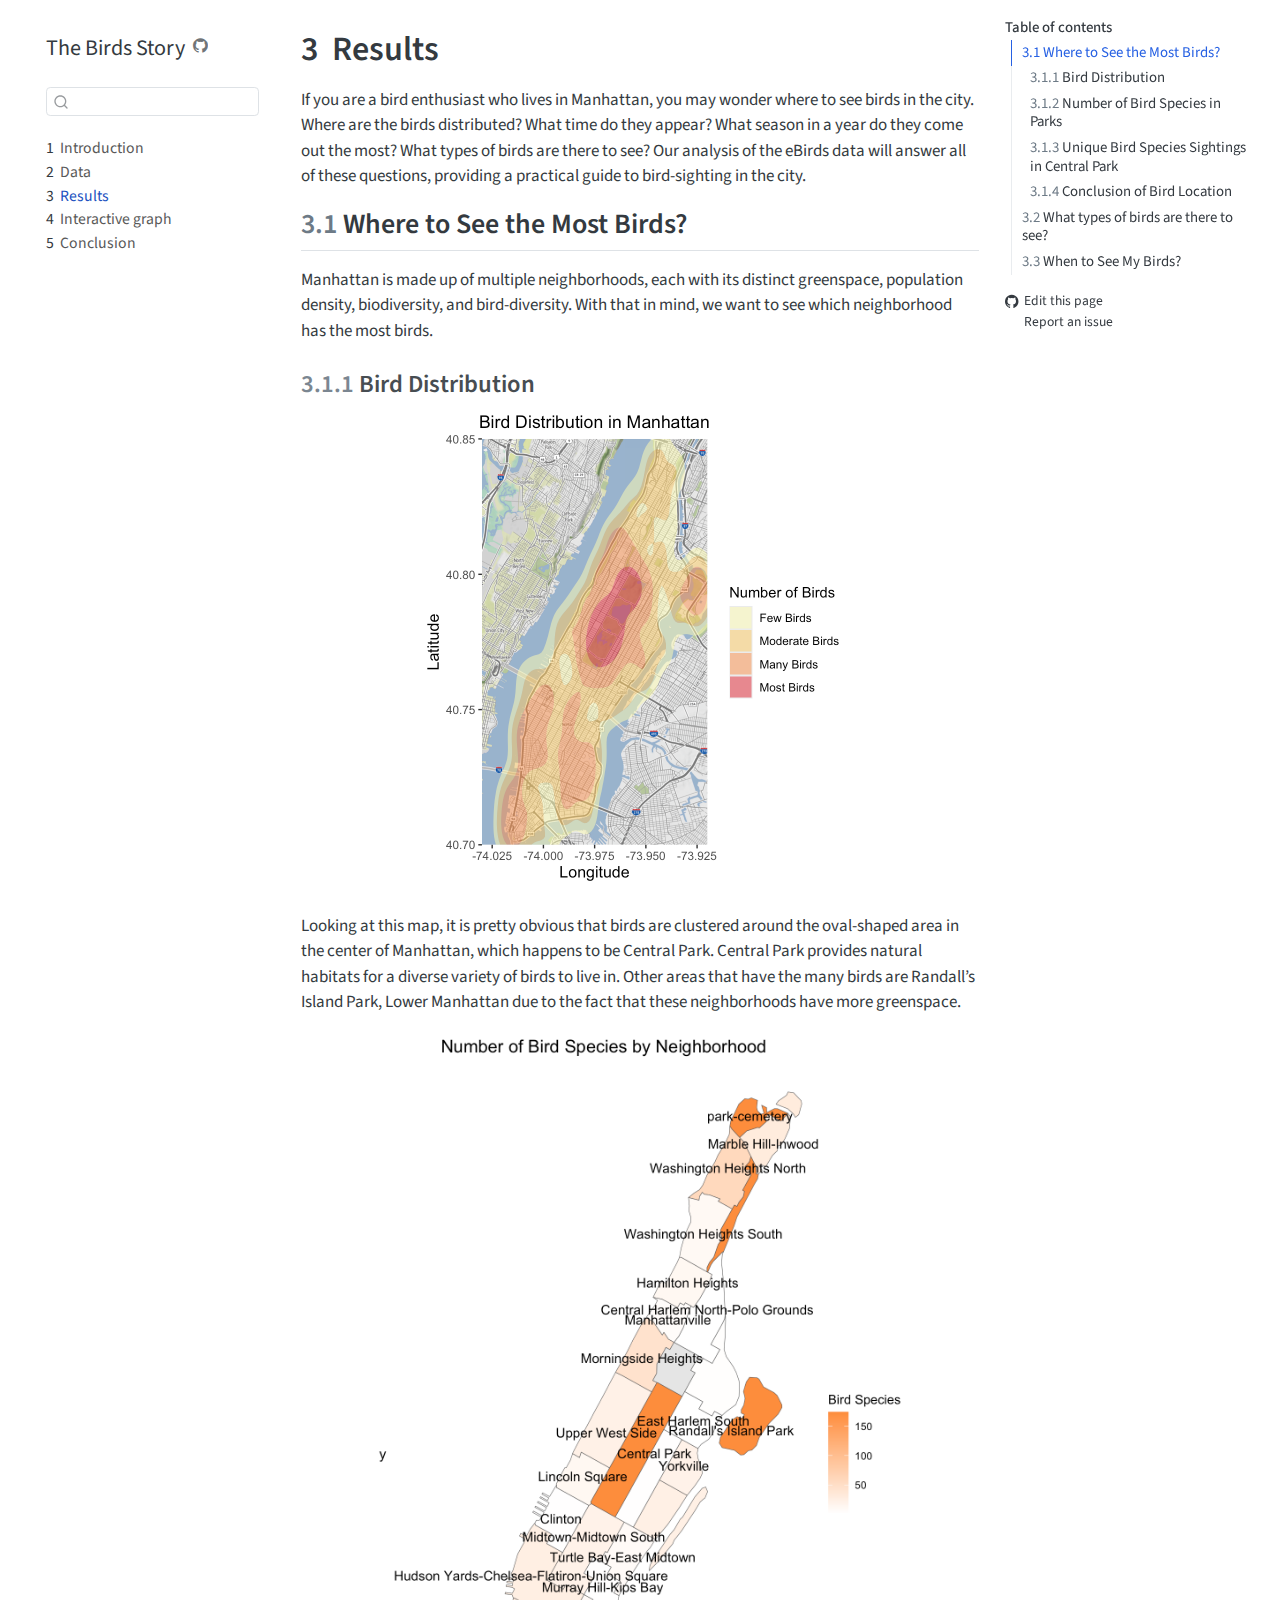
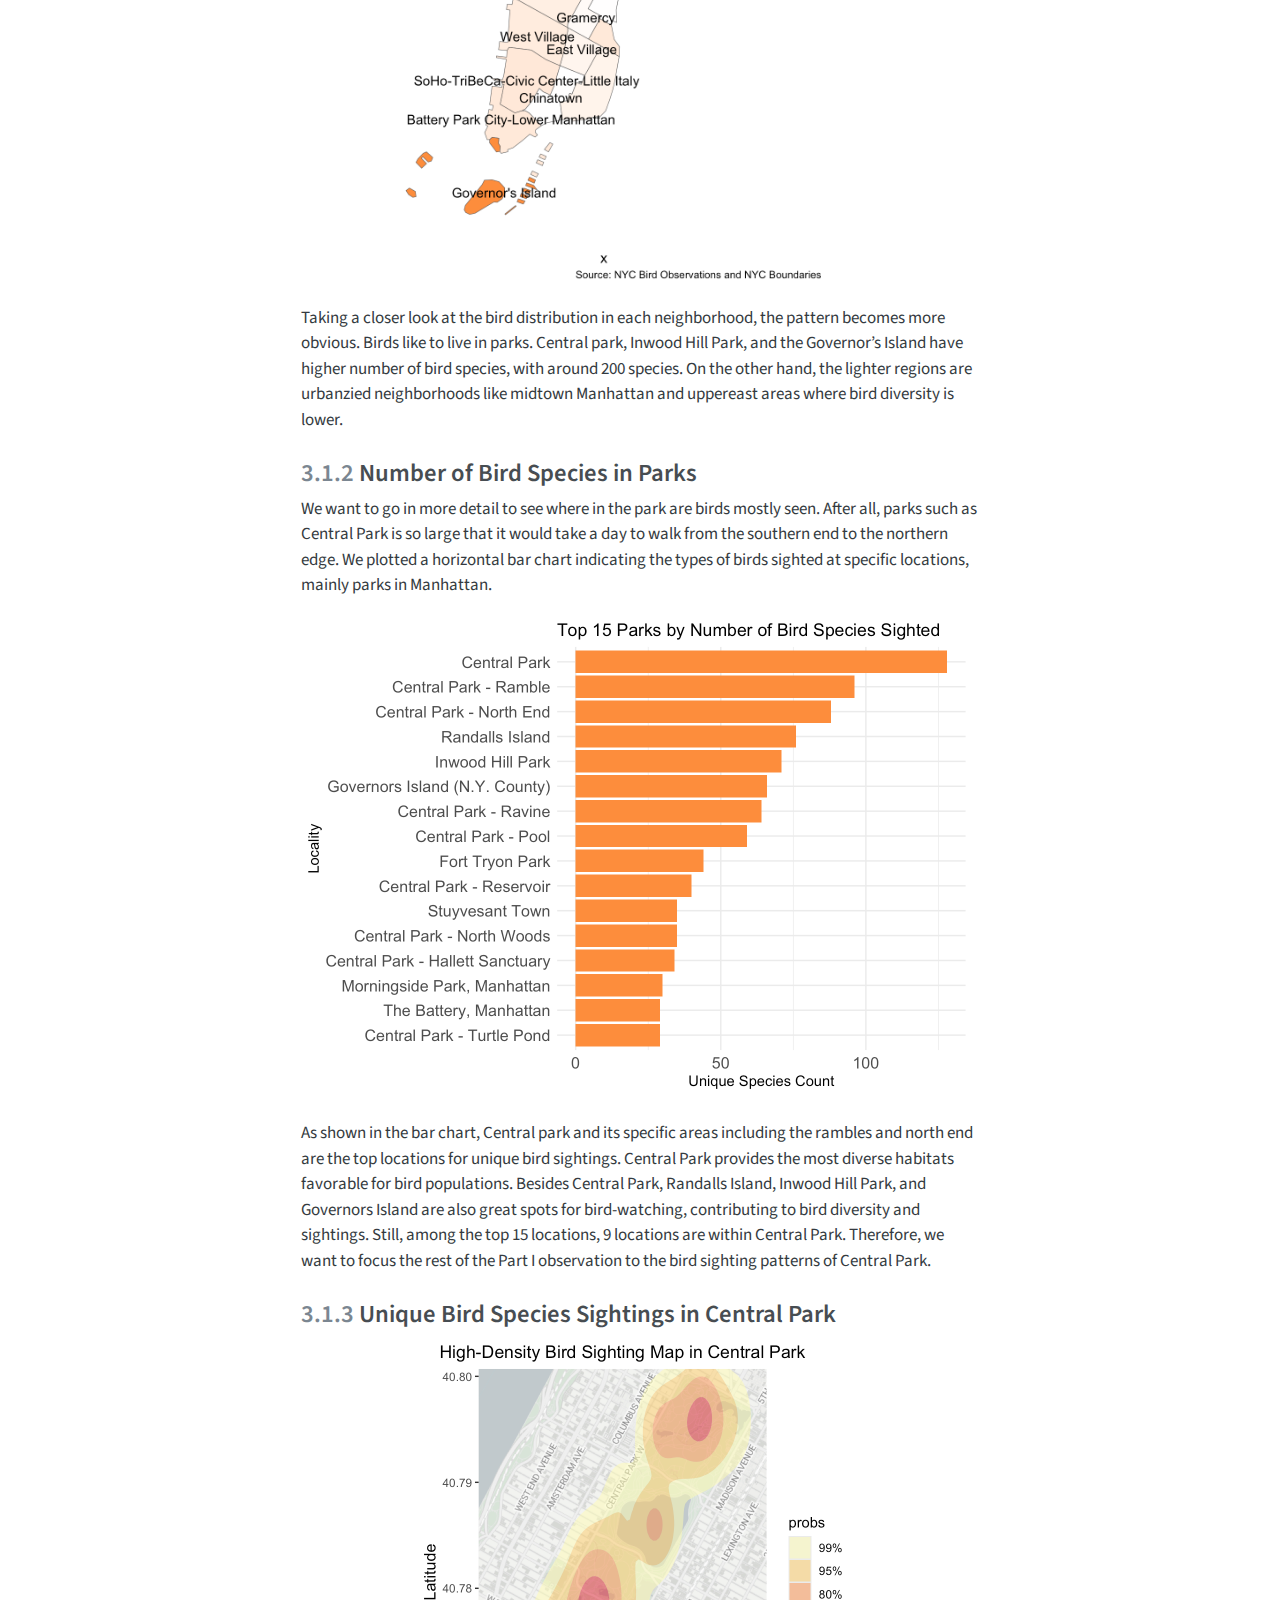
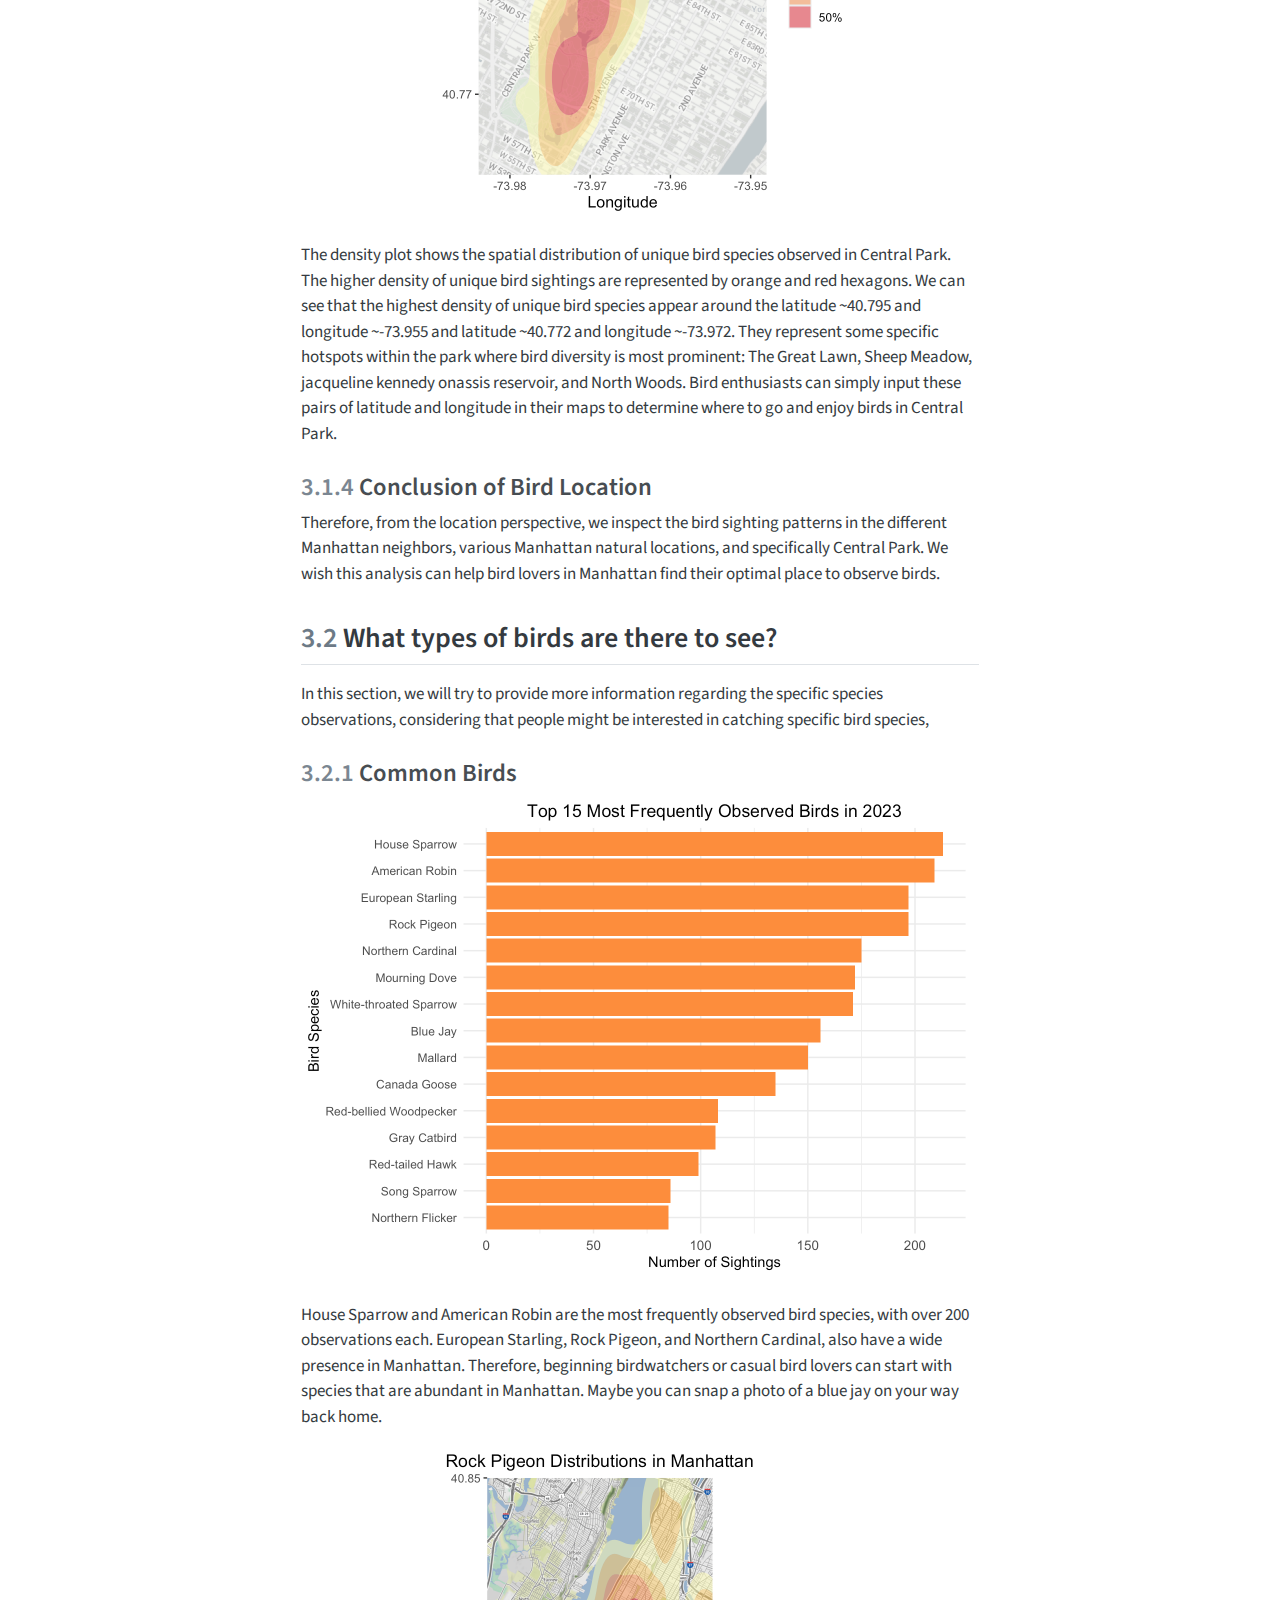
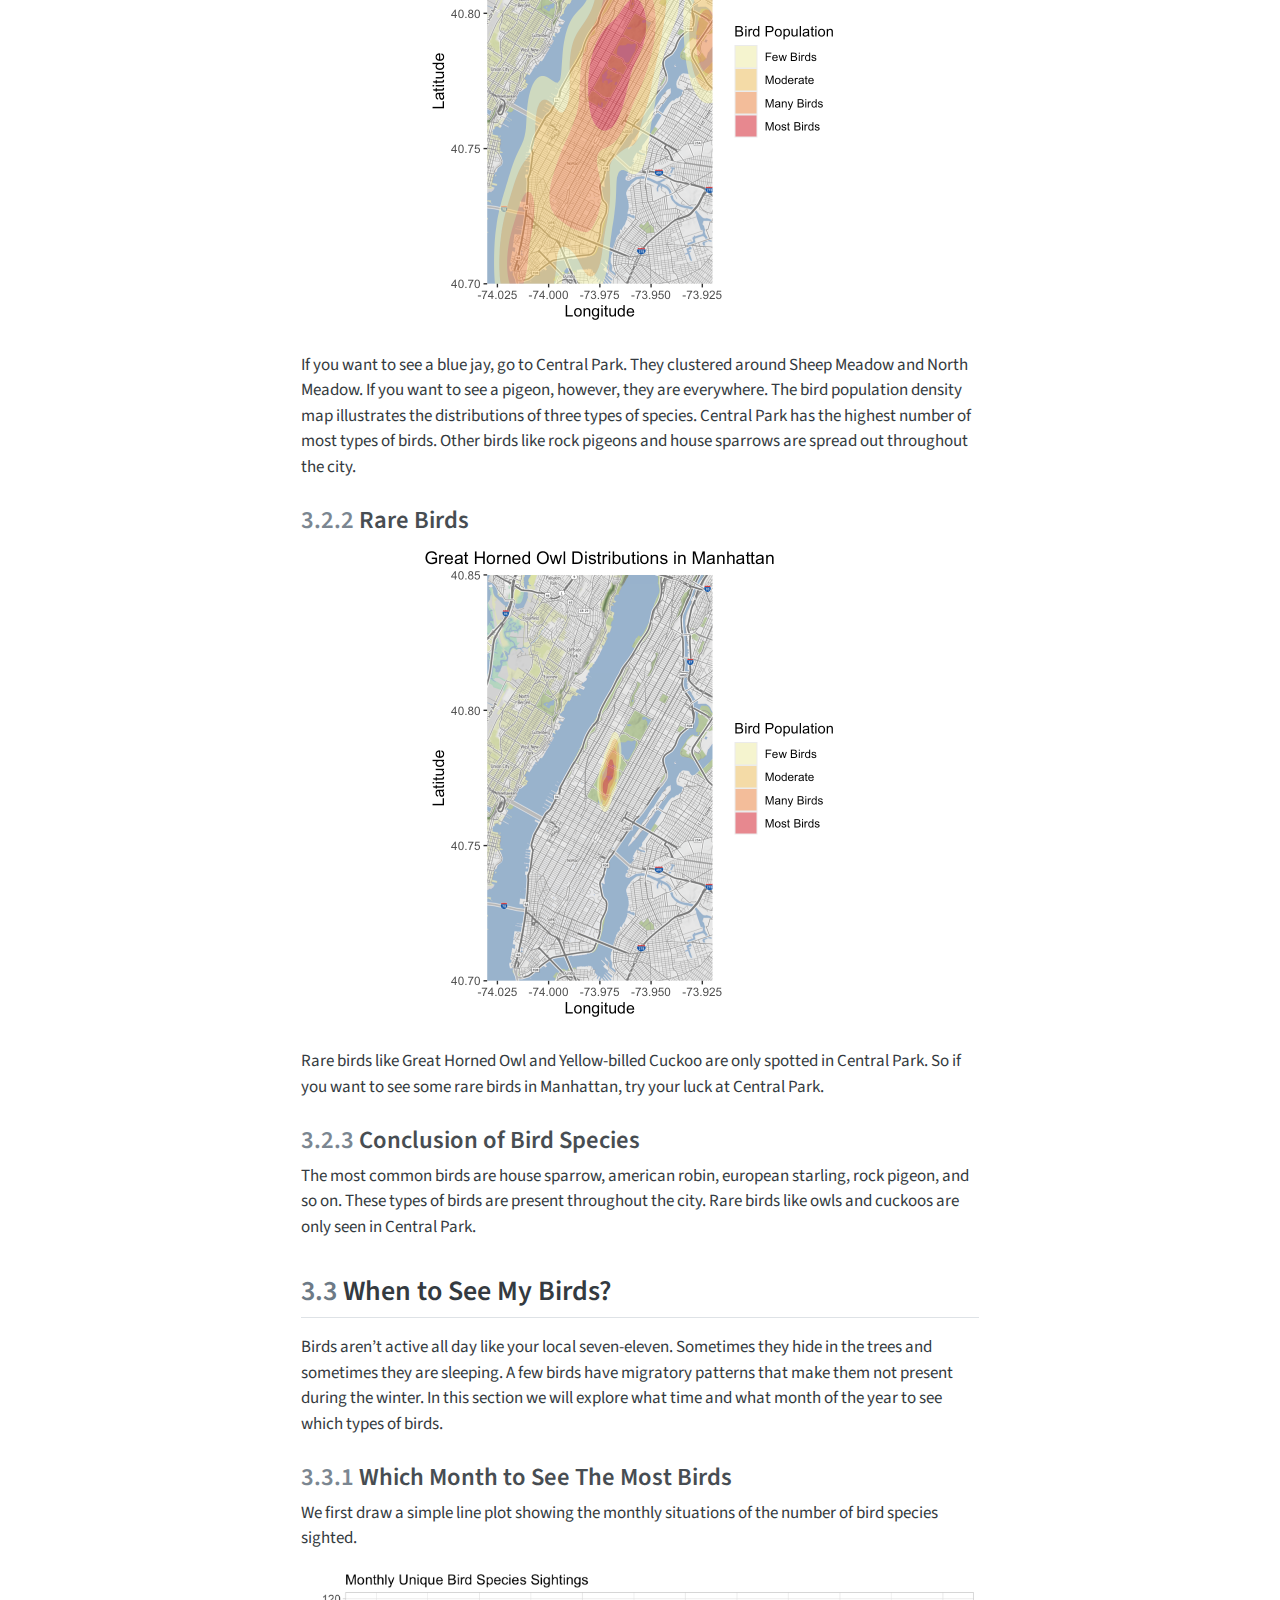
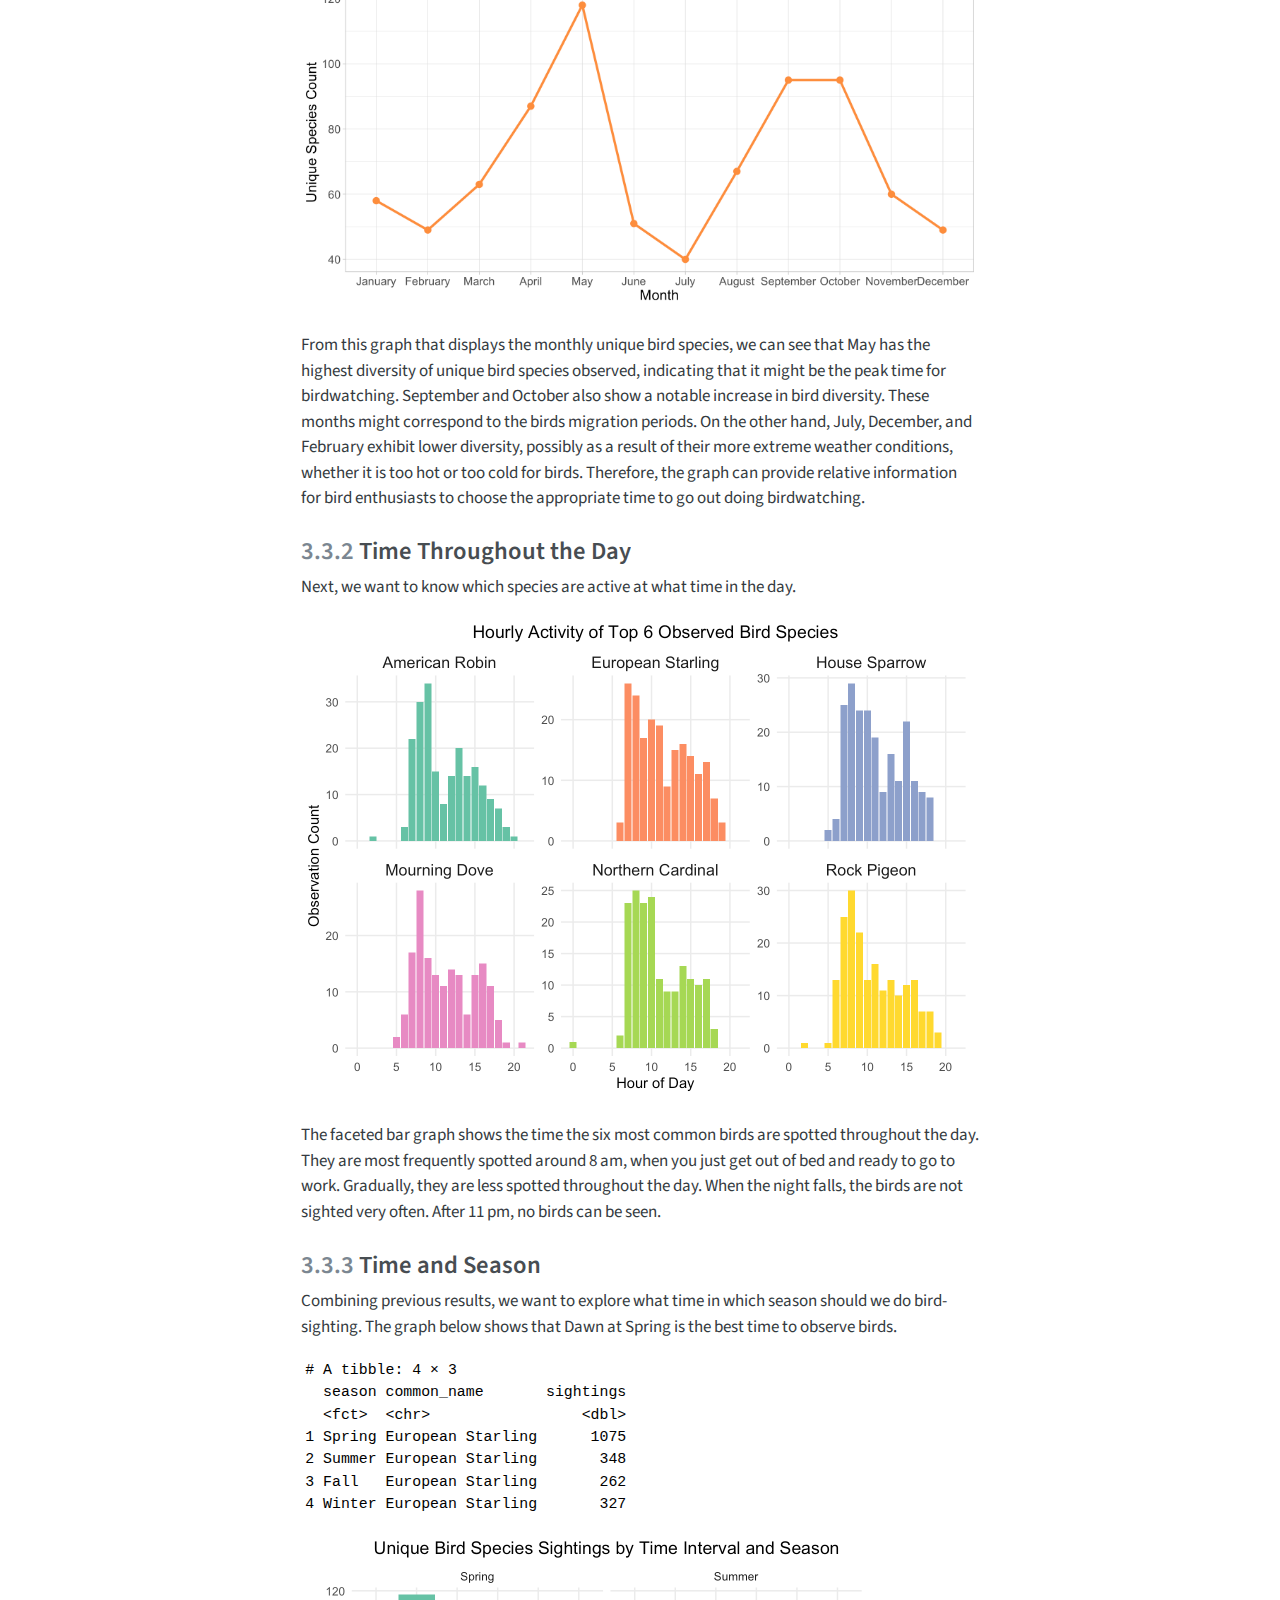
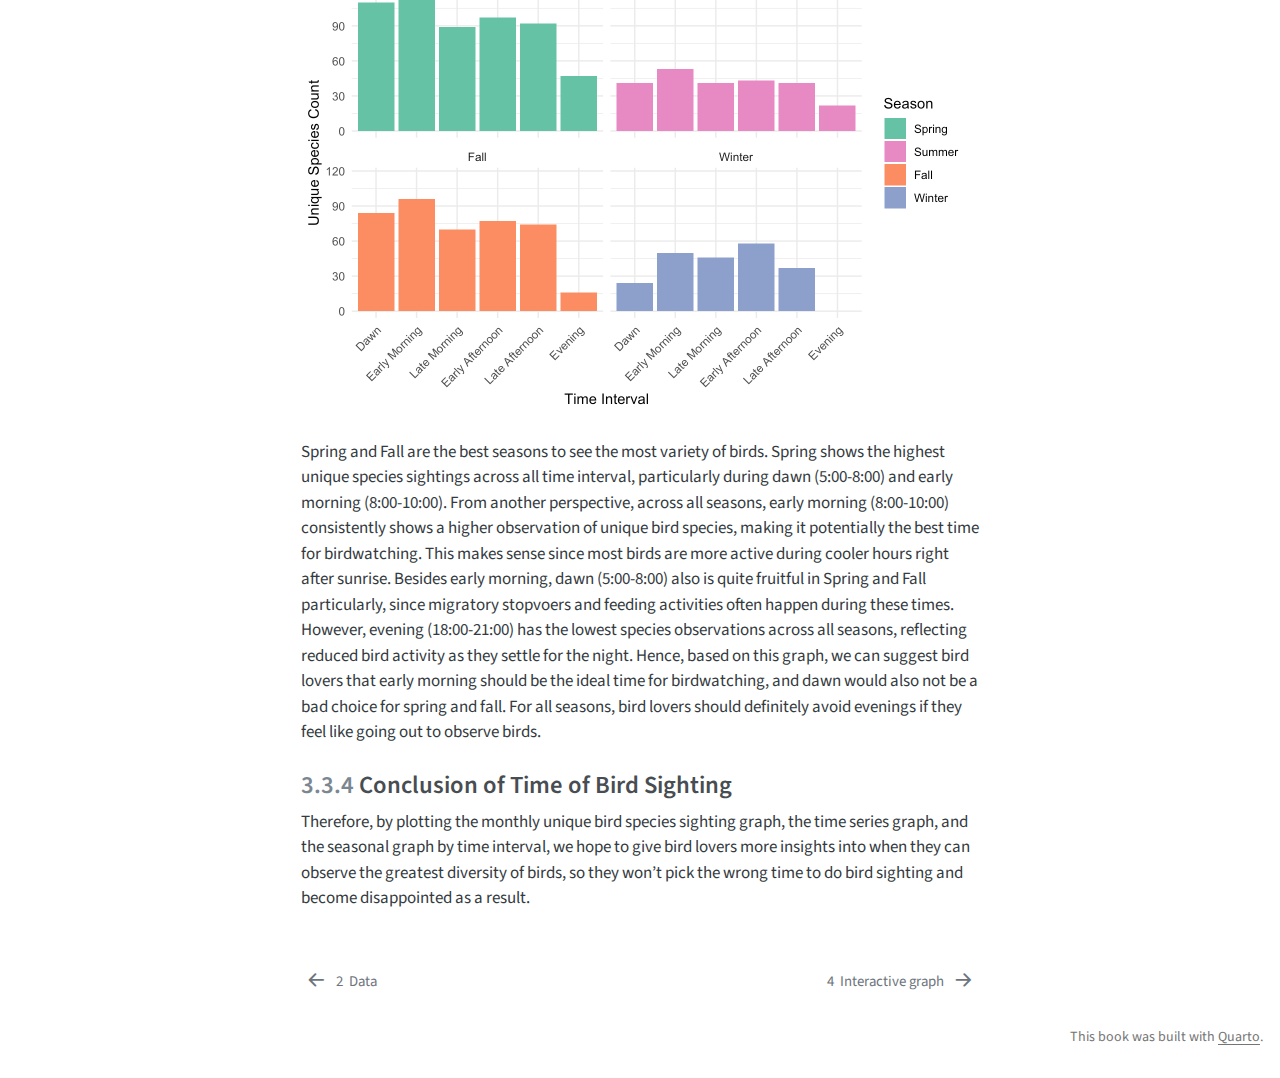
<file: docs/results.html>
<!DOCTYPE html>
<html xmlns="http://www.w3.org/1999/xhtml" lang="en" xml:lang="en"><head>

<meta charset="utf-8">
<meta name="generator" content="quarto-1.5.57">

<meta name="viewport" content="width=device-width, initial-scale=1.0, user-scalable=yes">


<title>3&nbsp; Results – The Birds Story</title>
<style>
code{white-space: pre-wrap;}
span.smallcaps{font-variant: small-caps;}
div.columns{display: flex; gap: min(4vw, 1.5em);}
div.column{flex: auto; overflow-x: auto;}
div.hanging-indent{margin-left: 1.5em; text-indent: -1.5em;}
ul.task-list{list-style: none;}
ul.task-list li input[type="checkbox"] {
  width: 0.8em;
  margin: 0 0.8em 0.2em -1em; /* quarto-specific, see https://github.com/quarto-dev/quarto-cli/issues/4556 */ 
  vertical-align: middle;
}
</style>


<script src="site_libs/quarto-nav/quarto-nav.js"></script>
<script src="site_libs/quarto-nav/headroom.min.js"></script>
<script src="site_libs/clipboard/clipboard.min.js"></script>
<script src="site_libs/quarto-search/autocomplete.umd.js"></script>
<script src="site_libs/quarto-search/fuse.min.js"></script>
<script src="site_libs/quarto-search/quarto-search.js"></script>
<meta name="quarto:offset" content="./">
<link href="./d3graph.html" rel="next">
<link href="./data.html" rel="prev">
<script src="site_libs/quarto-html/quarto.js"></script>
<script src="site_libs/quarto-html/popper.min.js"></script>
<script src="site_libs/quarto-html/tippy.umd.min.js"></script>
<script src="site_libs/quarto-html/anchor.min.js"></script>
<link href="site_libs/quarto-html/tippy.css" rel="stylesheet">
<link href="site_libs/quarto-html/quarto-syntax-highlighting.css" rel="stylesheet" id="quarto-text-highlighting-styles">
<script src="site_libs/bootstrap/bootstrap.min.js"></script>
<link href="site_libs/bootstrap/bootstrap-icons.css" rel="stylesheet">
<link href="site_libs/bootstrap/bootstrap.min.css" rel="stylesheet" id="quarto-bootstrap" data-mode="light">
<script id="quarto-search-options" type="application/json">{
  "location": "sidebar",
  "copy-button": false,
  "collapse-after": 3,
  "panel-placement": "start",
  "type": "textbox",
  "limit": 50,
  "keyboard-shortcut": [
    "f",
    "/",
    "s"
  ],
  "show-item-context": false,
  "language": {
    "search-no-results-text": "No results",
    "search-matching-documents-text": "matching documents",
    "search-copy-link-title": "Copy link to search",
    "search-hide-matches-text": "Hide additional matches",
    "search-more-match-text": "more match in this document",
    "search-more-matches-text": "more matches in this document",
    "search-clear-button-title": "Clear",
    "search-text-placeholder": "",
    "search-detached-cancel-button-title": "Cancel",
    "search-submit-button-title": "Submit",
    "search-label": "Search"
  }
}</script>


</head>

<body class="nav-sidebar floating">

<div id="quarto-search-results"></div>
  <header id="quarto-header" class="headroom fixed-top">
  <nav class="quarto-secondary-nav">
    <div class="container-fluid d-flex">
      <button type="button" class="quarto-btn-toggle btn" data-bs-toggle="collapse" role="button" data-bs-target=".quarto-sidebar-collapse-item" aria-controls="quarto-sidebar" aria-expanded="false" aria-label="Toggle sidebar navigation" onclick="if (window.quartoToggleHeadroom) { window.quartoToggleHeadroom(); }">
        <i class="bi bi-layout-text-sidebar-reverse"></i>
      </button>
        <nav class="quarto-page-breadcrumbs" aria-label="breadcrumb"><ol class="breadcrumb"><li class="breadcrumb-item"><a href="./results.html"><span class="chapter-number">3</span>&nbsp; <span class="chapter-title">Results</span></a></li></ol></nav>
        <a class="flex-grow-1" role="navigation" data-bs-toggle="collapse" data-bs-target=".quarto-sidebar-collapse-item" aria-controls="quarto-sidebar" aria-expanded="false" aria-label="Toggle sidebar navigation" onclick="if (window.quartoToggleHeadroom) { window.quartoToggleHeadroom(); }">      
        </a>
      <button type="button" class="btn quarto-search-button" aria-label="Search" onclick="window.quartoOpenSearch();">
        <i class="bi bi-search"></i>
      </button>
    </div>
  </nav>
</header>
<!-- content -->
<div id="quarto-content" class="quarto-container page-columns page-rows-contents page-layout-article">
<!-- sidebar -->
  <nav id="quarto-sidebar" class="sidebar collapse collapse-horizontal quarto-sidebar-collapse-item sidebar-navigation floating overflow-auto">
    <div class="pt-lg-2 mt-2 text-left sidebar-header">
    <div class="sidebar-title mb-0 py-0">
      <a href="./">The Birds Story</a> 
        <div class="sidebar-tools-main">
    <a href="https://github.com/tracymao906/The_Birds_Story" title="Source Code" class="quarto-navigation-tool px-1" aria-label="Source Code"><i class="bi bi-github"></i></a>
</div>
    </div>
      </div>
        <div class="mt-2 flex-shrink-0 align-items-center">
        <div class="sidebar-search">
        <div id="quarto-search" class="" title="Search"></div>
        </div>
        </div>
    <div class="sidebar-menu-container"> 
    <ul class="list-unstyled mt-1">
        <li class="sidebar-item">
  <div class="sidebar-item-container"> 
  <a href="./index.html" class="sidebar-item-text sidebar-link">
 <span class="menu-text"><span class="chapter-number">1</span>&nbsp; <span class="chapter-title">Introduction</span></span></a>
  </div>
</li>
        <li class="sidebar-item">
  <div class="sidebar-item-container"> 
  <a href="./data.html" class="sidebar-item-text sidebar-link">
 <span class="menu-text"><span class="chapter-number">2</span>&nbsp; <span class="chapter-title">Data</span></span></a>
  </div>
</li>
        <li class="sidebar-item">
  <div class="sidebar-item-container"> 
  <a href="./results.html" class="sidebar-item-text sidebar-link active">
 <span class="menu-text"><span class="chapter-number">3</span>&nbsp; <span class="chapter-title">Results</span></span></a>
  </div>
</li>
        <li class="sidebar-item">
  <div class="sidebar-item-container"> 
  <a href="./d3graph.html" class="sidebar-item-text sidebar-link">
 <span class="menu-text"><span class="chapter-number">4</span>&nbsp; <span class="chapter-title">Interactive graph</span></span></a>
  </div>
</li>
        <li class="sidebar-item">
  <div class="sidebar-item-container"> 
  <a href="./conclusion.html" class="sidebar-item-text sidebar-link">
 <span class="menu-text"><span class="chapter-number">5</span>&nbsp; <span class="chapter-title">Conclusion</span></span></a>
  </div>
</li>
    </ul>
    </div>
</nav>
<div id="quarto-sidebar-glass" class="quarto-sidebar-collapse-item" data-bs-toggle="collapse" data-bs-target=".quarto-sidebar-collapse-item"></div>
<!-- margin-sidebar -->
    <div id="quarto-margin-sidebar" class="sidebar margin-sidebar">
        <nav id="TOC" role="doc-toc" class="toc-active">
    <h2 id="toc-title">Table of contents</h2>
   
  <ul>
  <li><a href="#where-to-see-the-most-birds" id="toc-where-to-see-the-most-birds" class="nav-link active" data-scroll-target="#where-to-see-the-most-birds"><span class="header-section-number">3.1</span> Where to See the Most Birds?</a>
  <ul class="collapse">
  <li><a href="#bird-distribution" id="toc-bird-distribution" class="nav-link" data-scroll-target="#bird-distribution"><span class="header-section-number">3.1.1</span> Bird Distribution</a></li>
  <li><a href="#number-of-bird-species-in-parks" id="toc-number-of-bird-species-in-parks" class="nav-link" data-scroll-target="#number-of-bird-species-in-parks"><span class="header-section-number">3.1.2</span> Number of Bird Species in Parks</a></li>
  <li><a href="#unique-bird-species-sightings-in-central-park" id="toc-unique-bird-species-sightings-in-central-park" class="nav-link" data-scroll-target="#unique-bird-species-sightings-in-central-park"><span class="header-section-number">3.1.3</span> Unique Bird Species Sightings in Central Park</a></li>
  <li><a href="#conclusion-of-bird-location" id="toc-conclusion-of-bird-location" class="nav-link" data-scroll-target="#conclusion-of-bird-location"><span class="header-section-number">3.1.4</span> Conclusion of Bird Location</a></li>
  </ul></li>
  <li><a href="#what-types-of-birds-are-there-to-see" id="toc-what-types-of-birds-are-there-to-see" class="nav-link" data-scroll-target="#what-types-of-birds-are-there-to-see"><span class="header-section-number">3.2</span> What types of birds are there to see?</a>
  <ul class="collapse">
  <li><a href="#common-birds" id="toc-common-birds" class="nav-link" data-scroll-target="#common-birds"><span class="header-section-number">3.2.1</span> Common Birds</a></li>
  <li><a href="#rare-birds" id="toc-rare-birds" class="nav-link" data-scroll-target="#rare-birds"><span class="header-section-number">3.2.2</span> Rare Birds</a></li>
  <li><a href="#conclusion-of-bird-species" id="toc-conclusion-of-bird-species" class="nav-link" data-scroll-target="#conclusion-of-bird-species"><span class="header-section-number">3.2.3</span> Conclusion of Bird Species</a></li>
  </ul></li>
  <li><a href="#when-to-see-my-birds" id="toc-when-to-see-my-birds" class="nav-link" data-scroll-target="#when-to-see-my-birds"><span class="header-section-number">3.3</span> When to See My Birds?</a>
  <ul class="collapse">
  <li><a href="#which-month-to-see-the-most-birds" id="toc-which-month-to-see-the-most-birds" class="nav-link" data-scroll-target="#which-month-to-see-the-most-birds"><span class="header-section-number">3.3.1</span> Which Month to See The Most Birds</a></li>
  <li><a href="#time-throughout-the-day" id="toc-time-throughout-the-day" class="nav-link" data-scroll-target="#time-throughout-the-day"><span class="header-section-number">3.3.2</span> Time Throughout the Day</a></li>
  <li><a href="#time-and-season" id="toc-time-and-season" class="nav-link" data-scroll-target="#time-and-season"><span class="header-section-number">3.3.3</span> Time and Season</a></li>
  <li><a href="#conclusion-of-time-of-bird-sighting" id="toc-conclusion-of-time-of-bird-sighting" class="nav-link" data-scroll-target="#conclusion-of-time-of-bird-sighting"><span class="header-section-number">3.3.4</span> Conclusion of Time of Bird Sighting</a></li>
  </ul></li>
  </ul>
<div class="toc-actions"><ul><li><a href="https://github.com/tracymao906/The_Birds_Story/edit/main/results.qmd" class="toc-action"><i class="bi bi-github"></i>Edit this page</a></li><li><a href="https://github.com/tracymao906/The_Birds_Story/issues/new" class="toc-action"><i class="bi empty"></i>Report an issue</a></li></ul></div></nav>
    </div>
<!-- main -->
<main class="content" id="quarto-document-content">

<header id="title-block-header" class="quarto-title-block default">
<div class="quarto-title">
<h1 class="title"><span class="chapter-number">3</span>&nbsp; <span class="chapter-title">Results</span></h1>
</div>



<div class="quarto-title-meta">

    
  
    
  </div>
  


</header>


<p>If you are a bird enthusiast who lives in Manhattan, you may wonder where to see birds in the city. Where are the birds distributed? What time do they appear? What season in a year do they come out the most? What types of birds are there to see? Our analysis of the eBirds data will answer all of these questions, providing a practical guide to bird-sighting in the city.</p>
<section id="where-to-see-the-most-birds" class="level2" data-number="3.1">
<h2 data-number="3.1" class="anchored" data-anchor-id="where-to-see-the-most-birds"><span class="header-section-number">3.1</span> Where to See the Most Birds?</h2>
<p>Manhattan is made up of multiple neighborhoods, each with its distinct greenspace, population density, biodiversity, and bird-diversity. With that in mind, we want to see which neighborhood has the most birds.</p>
<section id="bird-distribution" class="level3" data-number="3.1.1">
<h3 data-number="3.1.1" class="anchored" data-anchor-id="bird-distribution"><span class="header-section-number">3.1.1</span> Bird Distribution</h3>
<div class="cell" data-warnings="false">
<div class="cell-output-display">
<div>
<figure class="figure">
<p><img src="results_files/figure-html/unnamed-chunk-5-1.png" class="img-fluid figure-img" width="672"></p>
</figure>
</div>
</div>
</div>
<p>Looking at this map, it is pretty obvious that birds are clustered around the oval-shaped area in the center of Manhattan, which happens to be Central Park. Central Park provides natural habitats for a diverse variety of birds to live in. Other areas that have the many birds are Randall’s Island Park, Lower Manhattan due to the fact that these neighborhoods have more greenspace.</p>
<div class="cell">
<div class="cell-output-display">
<div>
<figure class="figure">
<p><img src="results_files/figure-html/unnamed-chunk-6-1.png" class="img-fluid figure-img" width="768"></p>
</figure>
</div>
</div>
</div>
<p>Taking a closer look at the bird distribution in each neighborhood, the pattern becomes more obvious. Birds like to live in parks. Central park, Inwood Hill Park, and the Governor’s Island have higher number of bird species, with around 200 species. On the other hand, the lighter regions are urbanzied neighborhoods like midtown Manhattan and uppereast areas where bird diversity is lower.</p>
</section>
<section id="number-of-bird-species-in-parks" class="level3" data-number="3.1.2">
<h3 data-number="3.1.2" class="anchored" data-anchor-id="number-of-bird-species-in-parks"><span class="header-section-number">3.1.2</span> Number of Bird Species in Parks</h3>
<p>We want to go in more detail to see where in the park are birds mostly seen. After all, parks such as Central Park is so large that it would take a day to walk from the southern end to the northern edge. We plotted a horizontal bar chart indicating the types of birds sighted at specific locations, mainly parks in Manhattan.</p>
<div class="cell">
<div class="cell-output-display">
<div>
<figure class="figure">
<p><img src="results_files/figure-html/unnamed-chunk-7-1.png" class="img-fluid figure-img" width="672"></p>
</figure>
</div>
</div>
</div>
<p>As shown in the bar chart, Central park and its specific areas including the rambles and north end are the top locations for unique bird sightings. Central Park provides the most diverse habitats favorable for bird populations. Besides Central Park, Randalls Island, Inwood Hill Park, and Governors Island are also great spots for bird-watching, contributing to bird diversity and sightings. Still, among the top 15 locations, 9 locations are within Central Park. Therefore, we want to focus the rest of the Part I observation to the bird sighting patterns of Central Park.</p>
</section>
<section id="unique-bird-species-sightings-in-central-park" class="level3" data-number="3.1.3">
<h3 data-number="3.1.3" class="anchored" data-anchor-id="unique-bird-species-sightings-in-central-park"><span class="header-section-number">3.1.3</span> Unique Bird Species Sightings in Central Park</h3>
<div class="cell">
<div class="cell-output-display">
<div>
<figure class="figure">
<p><img src="results_files/figure-html/unnamed-chunk-8-1.png" class="img-fluid figure-img" width="672"></p>
</figure>
</div>
</div>
</div>
<p>The density plot shows the spatial distribution of unique bird species observed in Central Park. The higher density of unique bird sightings are represented by orange and red hexagons. We can see that the highest density of unique bird species appear around the latitude ~40.795 and longitude ~-73.955 and latitude ~40.772 and longitude ~-73.972. They represent some specific hotspots within the park where bird diversity is most prominent: The Great Lawn, Sheep Meadow, jacqueline kennedy onassis reservoir, and North Woods. Bird enthusiasts can simply input these pairs of latitude and longitude in their maps to determine where to go and enjoy birds in Central Park.</p>
</section>
<section id="conclusion-of-bird-location" class="level3" data-number="3.1.4">
<h3 data-number="3.1.4" class="anchored" data-anchor-id="conclusion-of-bird-location"><span class="header-section-number">3.1.4</span> Conclusion of Bird Location</h3>
<p>Therefore, from the location perspective, we inspect the bird sighting patterns in the different Manhattan neighbors, various Manhattan natural locations, and specifically Central Park. We wish this analysis can help bird lovers in Manhattan find their optimal place to observe birds.</p>
</section>
</section>
<section id="what-types-of-birds-are-there-to-see" class="level2" data-number="3.2">
<h2 data-number="3.2" class="anchored" data-anchor-id="what-types-of-birds-are-there-to-see"><span class="header-section-number">3.2</span> What types of birds are there to see?</h2>
<p>In this section, we will try to provide more information regarding the specific species observations, considering that people might be interested in catching specific bird species,</p>
<section id="common-birds" class="level3" data-number="3.2.1">
<h3 data-number="3.2.1" class="anchored" data-anchor-id="common-birds"><span class="header-section-number">3.2.1</span> Common Birds</h3>
<div class="cell">
<div class="cell-output-display">
<div>
<figure class="figure">
<p><img src="results_files/figure-html/unnamed-chunk-9-1.png" class="img-fluid figure-img" width="672"></p>
</figure>
</div>
</div>
</div>
<p>House Sparrow and American Robin are the most frequently observed bird species, with over 200 observations each. European Starling, Rock Pigeon, and Northern Cardinal, also have a wide presence in Manhattan. Therefore, beginning birdwatchers or casual bird lovers can start with species that are abundant in Manhattan. Maybe you can snap a photo of a blue jay on your way back home.</p>
<div class="cell">
<div class="cell-output-display">
<div>
<figure class="figure">
<p><img src="results_files/figure-html/unnamed-chunk-10-1.png" class="img-fluid figure-img" width="672"></p>
</figure>
</div>
</div>
</div>
<p>If you want to see a blue jay, go to Central Park. They clustered around Sheep Meadow and North Meadow. If you want to see a pigeon, however, they are everywhere. The bird population density map illustrates the distributions of three types of species. Central Park has the highest number of most types of birds. Other birds like rock pigeons and house sparrows are spread out throughout the city.</p>
</section>
<section id="rare-birds" class="level3" data-number="3.2.2">
<h3 data-number="3.2.2" class="anchored" data-anchor-id="rare-birds"><span class="header-section-number">3.2.2</span> Rare Birds</h3>
<div class="cell">
<div class="cell-output-display">
<div>
<figure class="figure">
<p><img src="results_files/figure-html/unnamed-chunk-11-1.png" class="img-fluid figure-img" width="672"></p>
</figure>
</div>
</div>
</div>
<p>Rare birds like Great Horned Owl and Yellow-billed Cuckoo are only spotted in Central Park. So if you want to see some rare birds in Manhattan, try your luck at Central Park.</p>
</section>
<section id="conclusion-of-bird-species" class="level3" data-number="3.2.3">
<h3 data-number="3.2.3" class="anchored" data-anchor-id="conclusion-of-bird-species"><span class="header-section-number">3.2.3</span> Conclusion of Bird Species</h3>
<p>The most common birds are house sparrow, american robin, european starling, rock pigeon, and so on. These types of birds are present throughout the city. Rare birds like owls and cuckoos are only seen in Central Park.</p>
</section>
</section>
<section id="when-to-see-my-birds" class="level2" data-number="3.3">
<h2 data-number="3.3" class="anchored" data-anchor-id="when-to-see-my-birds"><span class="header-section-number">3.3</span> When to See My Birds?</h2>
<p>Birds aren’t active all day like your local seven-eleven. Sometimes they hide in the trees and sometimes they are sleeping. A few birds have migratory patterns that make them not present during the winter. In this section we will explore what time and what month of the year to see which types of birds.</p>
<section id="which-month-to-see-the-most-birds" class="level3" data-number="3.3.1">
<h3 data-number="3.3.1" class="anchored" data-anchor-id="which-month-to-see-the-most-birds"><span class="header-section-number">3.3.1</span> Which Month to See The Most Birds</h3>
<p>We first draw a simple line plot showing the monthly situations of the number of bird species sighted.</p>
<div class="cell">
<div class="cell-output-display">
<div>
<figure class="figure">
<p><img src="results_files/figure-html/unnamed-chunk-12-1.png" class="img-fluid figure-img" width="960"></p>
</figure>
</div>
</div>
</div>
<p>From this graph that displays the monthly unique bird species, we can see that May has the highest diversity of unique bird species observed, indicating that it might be the peak time for birdwatching. September and October also show a notable increase in bird diversity. These months might correspond to the birds migration periods. On the other hand, July, December, and February exhibit lower diversity, possibly as a result of their more extreme weather conditions, whether it is too hot or too cold for birds. Therefore, the graph can provide relative information for bird enthusiasts to choose the appropriate time to go out doing birdwatching.</p>
</section>
<section id="time-throughout-the-day" class="level3" data-number="3.3.2">
<h3 data-number="3.3.2" class="anchored" data-anchor-id="time-throughout-the-day"><span class="header-section-number">3.3.2</span> Time Throughout the Day</h3>
<p>Next, we want to know which species are active at what time in the day.</p>
<div class="cell">
<div class="cell-output-display">
<div>
<figure class="figure">
<p><img src="results_files/figure-html/unnamed-chunk-13-1.png" class="img-fluid figure-img" width="672"></p>
</figure>
</div>
</div>
</div>
<p>The faceted bar graph shows the time the six most common birds are spotted throughout the day. They are most frequently spotted around 8 am, when you just get out of bed and ready to go to work. Gradually, they are less spotted throughout the day. When the night falls, the birds are not sighted very often. After 11 pm, no birds can be seen.</p>
</section>
<section id="time-and-season" class="level3" data-number="3.3.3">
<h3 data-number="3.3.3" class="anchored" data-anchor-id="time-and-season"><span class="header-section-number">3.3.3</span> Time and Season</h3>
<p>Combining previous results, we want to explore what time in which season should we do bird-sighting. The graph below shows that Dawn at Spring is the best time to observe birds.</p>
<div class="cell">
<div class="cell-output cell-output-stdout">
<pre><code># A tibble: 4 × 3
  season common_name       sightings
  &lt;fct&gt;  &lt;chr&gt;                 &lt;dbl&gt;
1 Spring European Starling      1075
2 Summer European Starling       348
3 Fall   European Starling       262
4 Winter European Starling       327</code></pre>
</div>
</div>
<div class="cell">
<div class="cell-output-display">
<div>
<figure class="figure">
<p><img src="results_files/figure-html/unnamed-chunk-16-1.png" class="img-fluid figure-img" width="672"></p>
</figure>
</div>
</div>
</div>
<p>Spring and Fall are the best seasons to see the most variety of birds. Spring shows the highest unique species sightings across all time interval, particularly during dawn (5:00-8:00) and early morning (8:00-10:00). From another perspective, across all seasons, early morning (8:00-10:00) consistently shows a higher observation of unique bird species, making it potentially the best time for birdwatching. This makes sense since most birds are more active during cooler hours right after sunrise. Besides early morning, dawn (5:00-8:00) also is quite fruitful in Spring and Fall particularly, since migratory stopvoers and feeding activities often happen during these times. However, evening (18:00-21:00) has the lowest species observations across all seasons, reflecting reduced bird activity as they settle for the night. Hence, based on this graph, we can suggest bird lovers that early morning should be the ideal time for birdwatching, and dawn would also not be a bad choice for spring and fall. For all seasons, bird lovers should definitely avoid evenings if they feel like going out to observe birds.</p>
</section>
<section id="conclusion-of-time-of-bird-sighting" class="level3" data-number="3.3.4">
<h3 data-number="3.3.4" class="anchored" data-anchor-id="conclusion-of-time-of-bird-sighting"><span class="header-section-number">3.3.4</span> Conclusion of Time of Bird Sighting</h3>
<p>Therefore, by plotting the monthly unique bird species sighting graph, the time series graph, and the seasonal graph by time interval, we hope to give bird lovers more insights into when they can observe the greatest diversity of birds, so they won’t pick the wrong time to do bird sighting and become disappointed as a result.</p>


</section>
</section>

</main> <!-- /main -->
<script id="quarto-html-after-body" type="application/javascript">
window.document.addEventListener("DOMContentLoaded", function (event) {
  const toggleBodyColorMode = (bsSheetEl) => {
    const mode = bsSheetEl.getAttribute("data-mode");
    const bodyEl = window.document.querySelector("body");
    if (mode === "dark") {
      bodyEl.classList.add("quarto-dark");
      bodyEl.classList.remove("quarto-light");
    } else {
      bodyEl.classList.add("quarto-light");
      bodyEl.classList.remove("quarto-dark");
    }
  }
  const toggleBodyColorPrimary = () => {
    const bsSheetEl = window.document.querySelector("link#quarto-bootstrap");
    if (bsSheetEl) {
      toggleBodyColorMode(bsSheetEl);
    }
  }
  toggleBodyColorPrimary();  
  const icon = "";
  const anchorJS = new window.AnchorJS();
  anchorJS.options = {
    placement: 'right',
    icon: icon
  };
  anchorJS.add('.anchored');
  const isCodeAnnotation = (el) => {
    for (const clz of el.classList) {
      if (clz.startsWith('code-annotation-')) {                     
        return true;
      }
    }
    return false;
  }
  const onCopySuccess = function(e) {
    // button target
    const button = e.trigger;
    // don't keep focus
    button.blur();
    // flash "checked"
    button.classList.add('code-copy-button-checked');
    var currentTitle = button.getAttribute("title");
    button.setAttribute("title", "Copied!");
    let tooltip;
    if (window.bootstrap) {
      button.setAttribute("data-bs-toggle", "tooltip");
      button.setAttribute("data-bs-placement", "left");
      button.setAttribute("data-bs-title", "Copied!");
      tooltip = new bootstrap.Tooltip(button, 
        { trigger: "manual", 
          customClass: "code-copy-button-tooltip",
          offset: [0, -8]});
      tooltip.show();    
    }
    setTimeout(function() {
      if (tooltip) {
        tooltip.hide();
        button.removeAttribute("data-bs-title");
        button.removeAttribute("data-bs-toggle");
        button.removeAttribute("data-bs-placement");
      }
      button.setAttribute("title", currentTitle);
      button.classList.remove('code-copy-button-checked');
    }, 1000);
    // clear code selection
    e.clearSelection();
  }
  const getTextToCopy = function(trigger) {
      const codeEl = trigger.previousElementSibling.cloneNode(true);
      for (const childEl of codeEl.children) {
        if (isCodeAnnotation(childEl)) {
          childEl.remove();
        }
      }
      return codeEl.innerText;
  }
  const clipboard = new window.ClipboardJS('.code-copy-button:not([data-in-quarto-modal])', {
    text: getTextToCopy
  });
  clipboard.on('success', onCopySuccess);
  if (window.document.getElementById('quarto-embedded-source-code-modal')) {
    // For code content inside modals, clipBoardJS needs to be initialized with a container option
    // TODO: Check when it could be a function (https://github.com/zenorocha/clipboard.js/issues/860)
    const clipboardModal = new window.ClipboardJS('.code-copy-button[data-in-quarto-modal]', {
      text: getTextToCopy,
      container: window.document.getElementById('quarto-embedded-source-code-modal')
    });
    clipboardModal.on('success', onCopySuccess);
  }
    var localhostRegex = new RegExp(/^(?:http|https):\/\/localhost\:?[0-9]*\//);
    var mailtoRegex = new RegExp(/^mailto:/);
      var filterRegex = new RegExp('/' + window.location.host + '/');
    var isInternal = (href) => {
        return filterRegex.test(href) || localhostRegex.test(href) || mailtoRegex.test(href);
    }
    // Inspect non-navigation links and adorn them if external
 	var links = window.document.querySelectorAll('a[href]:not(.nav-link):not(.navbar-brand):not(.toc-action):not(.sidebar-link):not(.sidebar-item-toggle):not(.pagination-link):not(.no-external):not([aria-hidden]):not(.dropdown-item):not(.quarto-navigation-tool):not(.about-link)');
    for (var i=0; i<links.length; i++) {
      const link = links[i];
      if (!isInternal(link.href)) {
        // undo the damage that might have been done by quarto-nav.js in the case of
        // links that we want to consider external
        if (link.dataset.originalHref !== undefined) {
          link.href = link.dataset.originalHref;
        }
      }
    }
  function tippyHover(el, contentFn, onTriggerFn, onUntriggerFn) {
    const config = {
      allowHTML: true,
      maxWidth: 500,
      delay: 100,
      arrow: false,
      appendTo: function(el) {
          return el.parentElement;
      },
      interactive: true,
      interactiveBorder: 10,
      theme: 'quarto',
      placement: 'bottom-start',
    };
    if (contentFn) {
      config.content = contentFn;
    }
    if (onTriggerFn) {
      config.onTrigger = onTriggerFn;
    }
    if (onUntriggerFn) {
      config.onUntrigger = onUntriggerFn;
    }
    window.tippy(el, config); 
  }
  const noterefs = window.document.querySelectorAll('a[role="doc-noteref"]');
  for (var i=0; i<noterefs.length; i++) {
    const ref = noterefs[i];
    tippyHover(ref, function() {
      // use id or data attribute instead here
      let href = ref.getAttribute('data-footnote-href') || ref.getAttribute('href');
      try { href = new URL(href).hash; } catch {}
      const id = href.replace(/^#\/?/, "");
      const note = window.document.getElementById(id);
      if (note) {
        return note.innerHTML;
      } else {
        return "";
      }
    });
  }
  const xrefs = window.document.querySelectorAll('a.quarto-xref');
  const processXRef = (id, note) => {
    // Strip column container classes
    const stripColumnClz = (el) => {
      el.classList.remove("page-full", "page-columns");
      if (el.children) {
        for (const child of el.children) {
          stripColumnClz(child);
        }
      }
    }
    stripColumnClz(note)
    if (id === null || id.startsWith('sec-')) {
      // Special case sections, only their first couple elements
      const container = document.createElement("div");
      if (note.children && note.children.length > 2) {
        container.appendChild(note.children[0].cloneNode(true));
        for (let i = 1; i < note.children.length; i++) {
          const child = note.children[i];
          if (child.tagName === "P" && child.innerText === "") {
            continue;
          } else {
            container.appendChild(child.cloneNode(true));
            break;
          }
        }
        if (window.Quarto?.typesetMath) {
          window.Quarto.typesetMath(container);
        }
        return container.innerHTML
      } else {
        if (window.Quarto?.typesetMath) {
          window.Quarto.typesetMath(note);
        }
        return note.innerHTML;
      }
    } else {
      // Remove any anchor links if they are present
      const anchorLink = note.querySelector('a.anchorjs-link');
      if (anchorLink) {
        anchorLink.remove();
      }
      if (window.Quarto?.typesetMath) {
        window.Quarto.typesetMath(note);
      }
      // TODO in 1.5, we should make sure this works without a callout special case
      if (note.classList.contains("callout")) {
        return note.outerHTML;
      } else {
        return note.innerHTML;
      }
    }
  }
  for (var i=0; i<xrefs.length; i++) {
    const xref = xrefs[i];
    tippyHover(xref, undefined, function(instance) {
      instance.disable();
      let url = xref.getAttribute('href');
      let hash = undefined; 
      if (url.startsWith('#')) {
        hash = url;
      } else {
        try { hash = new URL(url).hash; } catch {}
      }
      if (hash) {
        const id = hash.replace(/^#\/?/, "");
        const note = window.document.getElementById(id);
        if (note !== null) {
          try {
            const html = processXRef(id, note.cloneNode(true));
            instance.setContent(html);
          } finally {
            instance.enable();
            instance.show();
          }
        } else {
          // See if we can fetch this
          fetch(url.split('#')[0])
          .then(res => res.text())
          .then(html => {
            const parser = new DOMParser();
            const htmlDoc = parser.parseFromString(html, "text/html");
            const note = htmlDoc.getElementById(id);
            if (note !== null) {
              const html = processXRef(id, note);
              instance.setContent(html);
            } 
          }).finally(() => {
            instance.enable();
            instance.show();
          });
        }
      } else {
        // See if we can fetch a full url (with no hash to target)
        // This is a special case and we should probably do some content thinning / targeting
        fetch(url)
        .then(res => res.text())
        .then(html => {
          const parser = new DOMParser();
          const htmlDoc = parser.parseFromString(html, "text/html");
          const note = htmlDoc.querySelector('main.content');
          if (note !== null) {
            // This should only happen for chapter cross references
            // (since there is no id in the URL)
            // remove the first header
            if (note.children.length > 0 && note.children[0].tagName === "HEADER") {
              note.children[0].remove();
            }
            const html = processXRef(null, note);
            instance.setContent(html);
          } 
        }).finally(() => {
          instance.enable();
          instance.show();
        });
      }
    }, function(instance) {
    });
  }
      let selectedAnnoteEl;
      const selectorForAnnotation = ( cell, annotation) => {
        let cellAttr = 'data-code-cell="' + cell + '"';
        let lineAttr = 'data-code-annotation="' +  annotation + '"';
        const selector = 'span[' + cellAttr + '][' + lineAttr + ']';
        return selector;
      }
      const selectCodeLines = (annoteEl) => {
        const doc = window.document;
        const targetCell = annoteEl.getAttribute("data-target-cell");
        const targetAnnotation = annoteEl.getAttribute("data-target-annotation");
        const annoteSpan = window.document.querySelector(selectorForAnnotation(targetCell, targetAnnotation));
        const lines = annoteSpan.getAttribute("data-code-lines").split(",");
        const lineIds = lines.map((line) => {
          return targetCell + "-" + line;
        })
        let top = null;
        let height = null;
        let parent = null;
        if (lineIds.length > 0) {
            //compute the position of the single el (top and bottom and make a div)
            const el = window.document.getElementById(lineIds[0]);
            top = el.offsetTop;
            height = el.offsetHeight;
            parent = el.parentElement.parentElement;
          if (lineIds.length > 1) {
            const lastEl = window.document.getElementById(lineIds[lineIds.length - 1]);
            const bottom = lastEl.offsetTop + lastEl.offsetHeight;
            height = bottom - top;
          }
          if (top !== null && height !== null && parent !== null) {
            // cook up a div (if necessary) and position it 
            let div = window.document.getElementById("code-annotation-line-highlight");
            if (div === null) {
              div = window.document.createElement("div");
              div.setAttribute("id", "code-annotation-line-highlight");
              div.style.position = 'absolute';
              parent.appendChild(div);
            }
            div.style.top = top - 2 + "px";
            div.style.height = height + 4 + "px";
            div.style.left = 0;
            let gutterDiv = window.document.getElementById("code-annotation-line-highlight-gutter");
            if (gutterDiv === null) {
              gutterDiv = window.document.createElement("div");
              gutterDiv.setAttribute("id", "code-annotation-line-highlight-gutter");
              gutterDiv.style.position = 'absolute';
              const codeCell = window.document.getElementById(targetCell);
              const gutter = codeCell.querySelector('.code-annotation-gutter');
              gutter.appendChild(gutterDiv);
            }
            gutterDiv.style.top = top - 2 + "px";
            gutterDiv.style.height = height + 4 + "px";
          }
          selectedAnnoteEl = annoteEl;
        }
      };
      const unselectCodeLines = () => {
        const elementsIds = ["code-annotation-line-highlight", "code-annotation-line-highlight-gutter"];
        elementsIds.forEach((elId) => {
          const div = window.document.getElementById(elId);
          if (div) {
            div.remove();
          }
        });
        selectedAnnoteEl = undefined;
      };
        // Handle positioning of the toggle
    window.addEventListener(
      "resize",
      throttle(() => {
        elRect = undefined;
        if (selectedAnnoteEl) {
          selectCodeLines(selectedAnnoteEl);
        }
      }, 10)
    );
    function throttle(fn, ms) {
    let throttle = false;
    let timer;
      return (...args) => {
        if(!throttle) { // first call gets through
            fn.apply(this, args);
            throttle = true;
        } else { // all the others get throttled
            if(timer) clearTimeout(timer); // cancel #2
            timer = setTimeout(() => {
              fn.apply(this, args);
              timer = throttle = false;
            }, ms);
        }
      };
    }
      // Attach click handler to the DT
      const annoteDls = window.document.querySelectorAll('dt[data-target-cell]');
      for (const annoteDlNode of annoteDls) {
        annoteDlNode.addEventListener('click', (event) => {
          const clickedEl = event.target;
          if (clickedEl !== selectedAnnoteEl) {
            unselectCodeLines();
            const activeEl = window.document.querySelector('dt[data-target-cell].code-annotation-active');
            if (activeEl) {
              activeEl.classList.remove('code-annotation-active');
            }
            selectCodeLines(clickedEl);
            clickedEl.classList.add('code-annotation-active');
          } else {
            // Unselect the line
            unselectCodeLines();
            clickedEl.classList.remove('code-annotation-active');
          }
        });
      }
  const findCites = (el) => {
    const parentEl = el.parentElement;
    if (parentEl) {
      const cites = parentEl.dataset.cites;
      if (cites) {
        return {
          el,
          cites: cites.split(' ')
        };
      } else {
        return findCites(el.parentElement)
      }
    } else {
      return undefined;
    }
  };
  var bibliorefs = window.document.querySelectorAll('a[role="doc-biblioref"]');
  for (var i=0; i<bibliorefs.length; i++) {
    const ref = bibliorefs[i];
    const citeInfo = findCites(ref);
    if (citeInfo) {
      tippyHover(citeInfo.el, function() {
        var popup = window.document.createElement('div');
        citeInfo.cites.forEach(function(cite) {
          var citeDiv = window.document.createElement('div');
          citeDiv.classList.add('hanging-indent');
          citeDiv.classList.add('csl-entry');
          var biblioDiv = window.document.getElementById('ref-' + cite);
          if (biblioDiv) {
            citeDiv.innerHTML = biblioDiv.innerHTML;
          }
          popup.appendChild(citeDiv);
        });
        return popup.innerHTML;
      });
    }
  }
});
</script>
<nav class="page-navigation">
  <div class="nav-page nav-page-previous">
      <a href="./data.html" class="pagination-link" aria-label="Data">
        <i class="bi bi-arrow-left-short"></i> <span class="nav-page-text"><span class="chapter-number">2</span>&nbsp; <span class="chapter-title">Data</span></span>
      </a>          
  </div>
  <div class="nav-page nav-page-next">
      <a href="./d3graph.html" class="pagination-link" aria-label="Interactive graph">
        <span class="nav-page-text"><span class="chapter-number">4</span>&nbsp; <span class="chapter-title">Interactive graph</span></span> <i class="bi bi-arrow-right-short"></i>
      </a>
  </div>
</nav>
</div> <!-- /content -->
<footer class="footer">
  <div class="nav-footer">
    <div class="nav-footer-left">
      &nbsp;
    </div>   
    <div class="nav-footer-center">
      &nbsp;
    <div class="toc-actions d-sm-block d-md-none"><ul><li><a href="https://github.com/tracymao906/The_Birds_Story/edit/main/results.qmd" class="toc-action"><i class="bi bi-github"></i>Edit this page</a></li><li><a href="https://github.com/tracymao906/The_Birds_Story/issues/new" class="toc-action"><i class="bi empty"></i>Report an issue</a></li></ul></div></div>
    <div class="nav-footer-right">
<p>This book was built with <a href="https://quarto.org/">Quarto</a>.</p>
</div>
  </div>
</footer>




</body></html>
</file>
<file: docs/site_libs/quarto-html/tippy.css>
.tippy-box[data-animation=fade][data-state=hidden]{opacity:0}[data-tippy-root]{max-width:calc(100vw - 10px)}.tippy-box{position:relative;background-color:#333;color:#fff;border-radius:4px;font-size:14px;line-height:1.4;white-space:normal;outline:0;transition-property:transform,visibility,opacity}.tippy-box[data-placement^=top]>.tippy-arrow{bottom:0}.tippy-box[data-placement^=top]>.tippy-arrow:before{bottom:-7px;left:0;border-width:8px 8px 0;border-top-color:initial;transform-origin:center top}.tippy-box[data-placement^=bottom]>.tippy-arrow{top:0}.tippy-box[data-placement^=bottom]>.tippy-arrow:before{top:-7px;left:0;border-width:0 8px 8px;border-bottom-color:initial;transform-origin:center bottom}.tippy-box[data-placement^=left]>.tippy-arrow{right:0}.tippy-box[data-placement^=left]>.tippy-arrow:before{border-width:8px 0 8px 8px;border-left-color:initial;right:-7px;transform-origin:center left}.tippy-box[data-placement^=right]>.tippy-arrow{left:0}.tippy-box[data-placement^=right]>.tippy-arrow:before{left:-7px;border-width:8px 8px 8px 0;border-right-color:initial;transform-origin:center right}.tippy-box[data-inertia][data-state=visible]{transition-timing-function:cubic-bezier(.54,1.5,.38,1.11)}.tippy-arrow{width:16px;height:16px;color:#333}.tippy-arrow:before{content:"";position:absolute;border-color:transparent;border-style:solid}.tippy-content{position:relative;padding:5px 9px;z-index:1}
</file>
<file: docs/site_libs/quarto-html/quarto-syntax-highlighting.css>
/* quarto syntax highlight colors */
:root {
  --quarto-hl-ot-color: #003B4F;
  --quarto-hl-at-color: #657422;
  --quarto-hl-ss-color: #20794D;
  --quarto-hl-an-color: #5E5E5E;
  --quarto-hl-fu-color: #4758AB;
  --quarto-hl-st-color: #20794D;
  --quarto-hl-cf-color: #003B4F;
  --quarto-hl-op-color: #5E5E5E;
  --quarto-hl-er-color: #AD0000;
  --quarto-hl-bn-color: #AD0000;
  --quarto-hl-al-color: #AD0000;
  --quarto-hl-va-color: #111111;
  --quarto-hl-bu-color: inherit;
  --quarto-hl-ex-color: inherit;
  --quarto-hl-pp-color: #AD0000;
  --quarto-hl-in-color: #5E5E5E;
  --quarto-hl-vs-color: #20794D;
  --quarto-hl-wa-color: #5E5E5E;
  --quarto-hl-do-color: #5E5E5E;
  --quarto-hl-im-color: #00769E;
  --quarto-hl-ch-color: #20794D;
  --quarto-hl-dt-color: #AD0000;
  --quarto-hl-fl-color: #AD0000;
  --quarto-hl-co-color: #5E5E5E;
  --quarto-hl-cv-color: #5E5E5E;
  --quarto-hl-cn-color: #8f5902;
  --quarto-hl-sc-color: #5E5E5E;
  --quarto-hl-dv-color: #AD0000;
  --quarto-hl-kw-color: #003B4F;
}

/* other quarto variables */
:root {
  --quarto-font-monospace: SFMono-Regular, Menlo, Monaco, Consolas, "Liberation Mono", "Courier New", monospace;
}

pre > code.sourceCode > span {
  color: #003B4F;
}

code span {
  color: #003B4F;
}

code.sourceCode > span {
  color: #003B4F;
}

div.sourceCode,
div.sourceCode pre.sourceCode {
  color: #003B4F;
}

code span.ot {
  color: #003B4F;
  font-style: inherit;
}

code span.at {
  color: #657422;
  font-style: inherit;
}

code span.ss {
  color: #20794D;
  font-style: inherit;
}

code span.an {
  color: #5E5E5E;
  font-style: inherit;
}

code span.fu {
  color: #4758AB;
  font-style: inherit;
}

code span.st {
  color: #20794D;
  font-style: inherit;
}

code span.cf {
  color: #003B4F;
  font-weight: bold;
  font-style: inherit;
}

code span.op {
  color: #5E5E5E;
  font-style: inherit;
}

code span.er {
  color: #AD0000;
  font-style: inherit;
}

code span.bn {
  color: #AD0000;
  font-style: inherit;
}

code span.al {
  color: #AD0000;
  font-style: inherit;
}

code span.va {
  color: #111111;
  font-style: inherit;
}

code span.bu {
  font-style: inherit;
}

code span.ex {
  font-style: inherit;
}

code span.pp {
  color: #AD0000;
  font-style: inherit;
}

code span.in {
  color: #5E5E5E;
  font-style: inherit;
}

code span.vs {
  color: #20794D;
  font-style: inherit;
}

code span.wa {
  color: #5E5E5E;
  font-style: italic;
}

code span.do {
  color: #5E5E5E;
  font-style: italic;
}

code span.im {
  color: #00769E;
  font-style: inherit;
}

code span.ch {
  color: #20794D;
  font-style: inherit;
}

code span.dt {
  color: #AD0000;
  font-style: inherit;
}

code span.fl {
  color: #AD0000;
  font-style: inherit;
}

code span.co {
  color: #5E5E5E;
  font-style: inherit;
}

code span.cv {
  color: #5E5E5E;
  font-style: italic;
}

code span.cn {
  color: #8f5902;
  font-style: inherit;
}

code span.sc {
  color: #5E5E5E;
  font-style: inherit;
}

code span.dv {
  color: #AD0000;
  font-style: inherit;
}

code span.kw {
  color: #003B4F;
  font-weight: bold;
  font-style: inherit;
}

.prevent-inlining {
  content: "</";
}

/*# sourceMappingURL=debc5d5d77c3f9108843748ff7464032.css.map */
</file>
